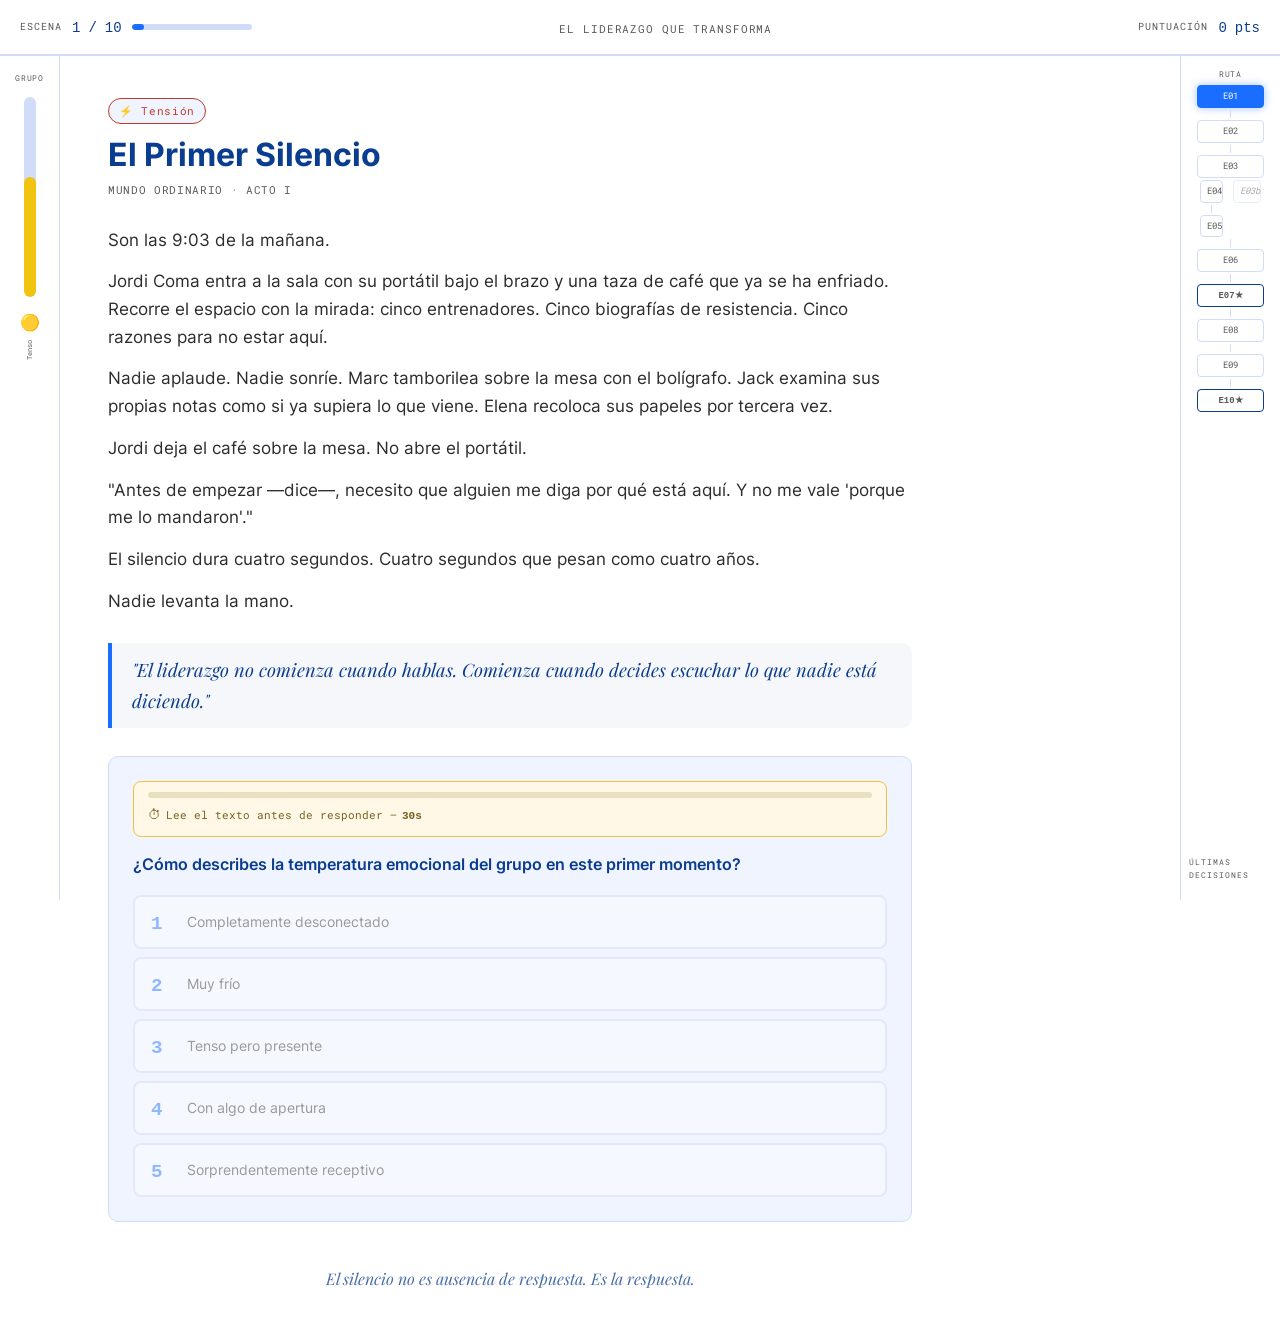
<file: index.html>
<!DOCTYPE html>
<html lang="es">
<head>
  <meta charset="UTF-8"/>
  <meta name="viewport" content="width=device-width, initial-scale=1.0"/>
  <title>El Liderazgo que Transforma</title>
  <link rel="stylesheet" href="css/fonts.css"/>
  <link rel="stylesheet" href="css/style.css"/>
</head>
<body>

  <!-- ═══════════════════════════════════════════
       HUD SUPERIOR
  ═══════════════════════════════════════════ -->
  <header id="hud">
    <div id="hud-left">
      <span class="hud-label">ESCENA</span>
      <span id="hud-progress-text" class="hud-value">1 / 10</span>
      <div id="hud-progress-track">
        <div id="hud-progress-bar"></div>
      </div>
    </div>

    <div id="hud-center">
      <div id="hud-title-block">
        <span id="hud-course-title">El Liderazgo que Transforma</span>
      </div>
    </div>

    <div id="hud-right">
      <span class="hud-label">PUNTUACIÓN</span>
      <span id="hud-score" class="hud-value">0 pts</span>
    </div>
  </header>

  <!-- ═══════════════════════════════════════════
       LAYOUT PRINCIPAL
  ═══════════════════════════════════════════ -->
  <div id="layout">

    <!-- Temperatura del grupo — barra lateral izquierda -->
    <aside id="temp-sidebar">
      <span class="sidebar-label">GRUPO</span>
      <div id="temp-bar-track">
        <div id="temp-fill"></div>
      </div>
      <div id="temp-info">
        <span id="temp-icon">🟡</span>
        <span id="temp-label">Tenso</span>
      </div>
    </aside>

    <!-- Contenedor de escena -->
    <main id="scene-container">
      <!-- Las escenas se renderizan aquí por JS -->
    </main>

    <!-- Panel derecho: minimapa + tracker -->
    <aside id="right-panel">
      <!-- Minimapa -->
      <div id="minimap">
        <span class="sidebar-label">RUTA</span>
        <div class="mm-tree">
          <div data-scene="E01" class="mm-node">E01</div>
          <div class="mm-connector"></div>
          <div data-scene="E02" class="mm-node">E02</div>
          <div class="mm-connector"></div>
          <div data-scene="E03" class="mm-node">E03</div>
          <div class="mm-fork">
            <div class="mm-branch-a">
              <div data-scene="E04" class="mm-node">E04</div>
              <div class="mm-connector"></div>
              <div data-scene="E05" class="mm-node">E05</div>
            </div>
            <div class="mm-branch-b">
              <div data-scene="E03b" class="mm-node mm-branch">E03b</div>
            </div>
          </div>
          <div class="mm-connector"></div>
          <div data-scene="E06" class="mm-node">E06</div>
          <div class="mm-connector"></div>
          <div data-scene="E07" class="mm-node mm-star">E07★</div>
          <div class="mm-connector"></div>
          <div data-scene="E08" class="mm-node">E08</div>
          <div class="mm-connector"></div>
          <div data-scene="E09" class="mm-node">E09</div>
          <div class="mm-connector"></div>
          <div data-scene="E10" class="mm-node mm-star">E10★</div>
        </div>
      </div>

      <!-- Tracker de decisiones -->
      <div id="decision-tracker-block">
        <span class="sidebar-label">ÚLTIMAS DECISIONES</span>
        <div id="decision-tracker"></div>
      </div>
    </aside>

  </div><!-- /layout -->

  <script src="js/scorm.js"></script>
  <script src="js/scenario.js"></script>
</body>
</html>
</file>
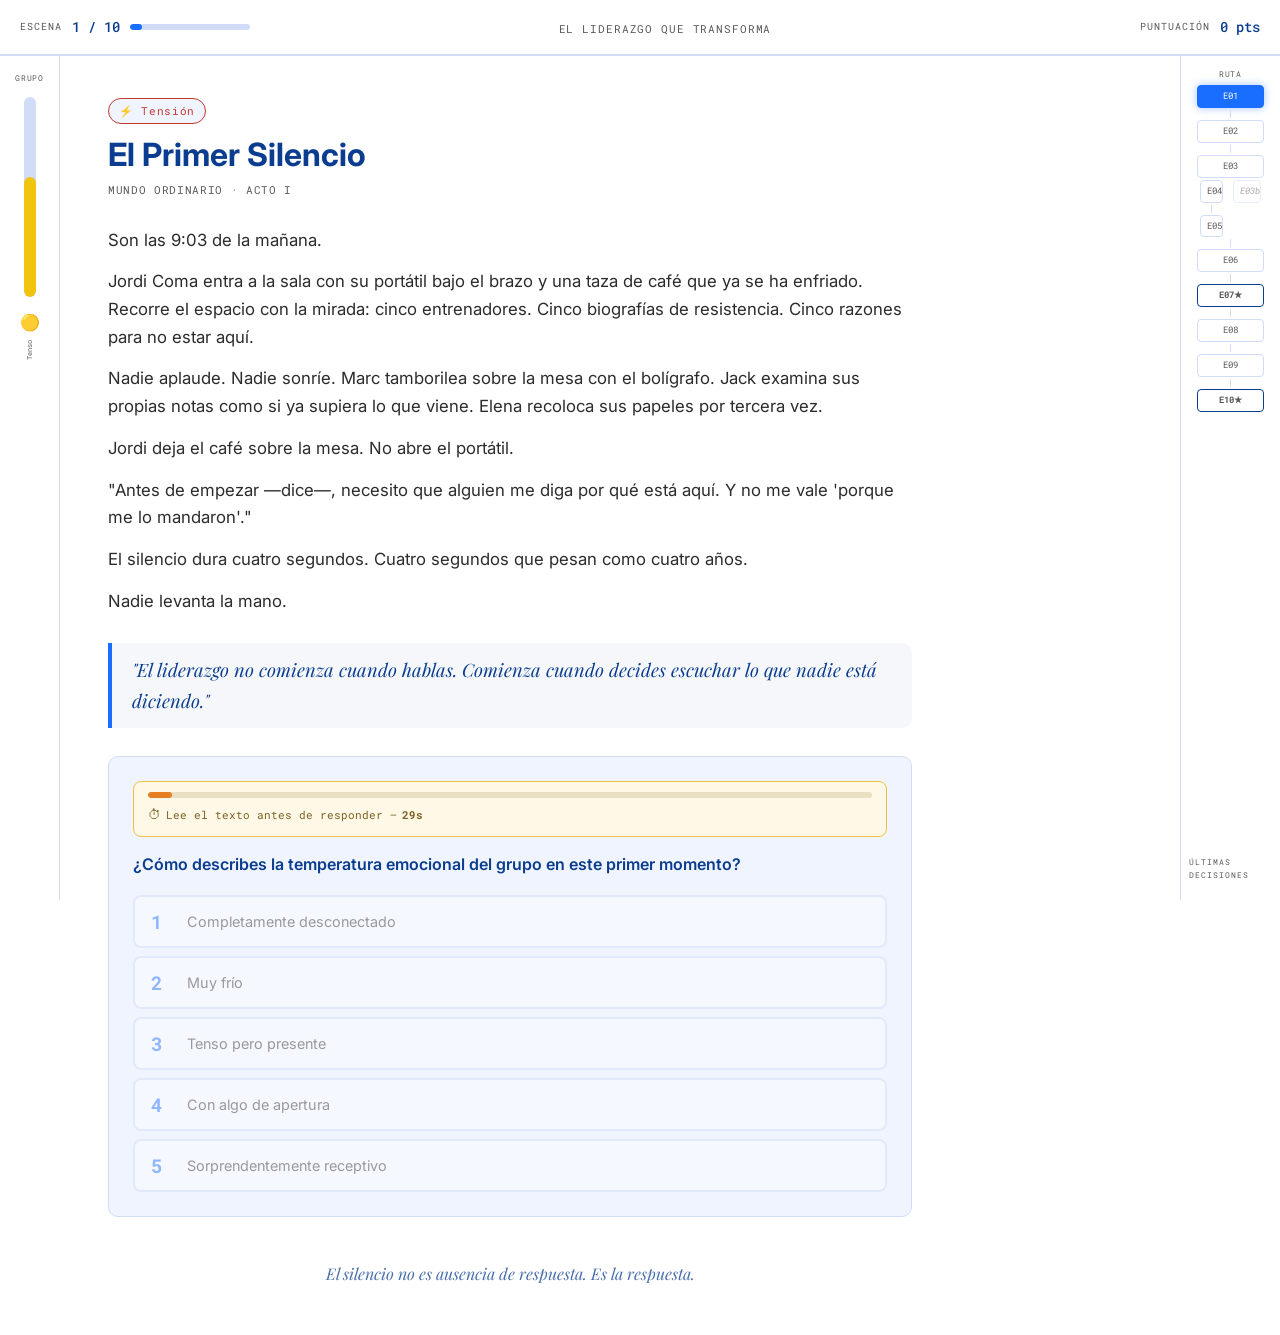
<file: standalone.html>
<!DOCTYPE html>
<html lang="es">
<head>
  <meta charset="UTF-8"/>
  <meta name="viewport" content="width=device-width, initial-scale=1.0"/>
  <title>El Liderazgo que Transforma</title>
  <link rel="preconnect" href="https://fonts.googleapis.com"/>
  <link rel="preconnect" href="https://fonts.gstatic.com" crossorigin/>
  <link href="https://fonts.googleapis.com/css2?family=Inter:wght@400;600;700&family=Playfair+Display:ital,wght@1,400;1,700&family=Roboto+Mono:wght@400;500&display=swap" rel="stylesheet"/>
  <style>
/* ═══════════════════════════════════════════════════════════
   style.css — El Liderazgo que Transforma
   Sistema visual completo: paleta, HUD, actividades, gaming UI
═══════════════════════════════════════════════════════════ */

/* ── Reset & Base ── */
*, *::before, *::after { box-sizing: border-box; margin: 0; padding: 0; }

:root {
  --bg:        #FFFFFF;
  --text:      #2C2C2C;
  --text-sec:  #5A5A5A;
  --accent:    #1A6EFF;
  --accent-dk: #0A3D8F;
  --accent-lt: #5AB4FF;
  --bg-act:    #F0F4FF;
  --border:    #D0DCF8;
  --success:   #27AE60;
  --error:     #C0392B;
  --warning:   #E67E22;

  /* Character colours */
  --jordi: #1A6EFF;
  --jack:  #C0392B;
  --elena: #8E44AD;
  --gery:  #27AE60;
  --marc:  #E67E22;
  --nadia: #16A085;

  --font-body:  'Inter', 'Segoe UI', sans-serif;
  --font-quote: 'Playfair Display', Georgia, serif;
  --font-ui:    'Roboto Mono', 'Courier New', monospace;

  --radius: 10px;
  --shadow: 0 2px 12px rgba(26,110,255,0.10);
  --transition: 0.25s ease;
}

html, body {
  height: 100%;
  background: var(--bg);
  color: var(--text);
  font-family: var(--font-body);
  font-size: 16px;
  line-height: 1.65;
  -webkit-font-smoothing: antialiased;
}

/* ════════════════════════════════════════════════
   HUD SUPERIOR
════════════════════════════════════════════════ */
#hud {
  position: fixed;
  top: 0; left: 0; right: 0;
  height: 56px;
  background: var(--bg);
  border-bottom: 2px solid var(--border);
  display: flex;
  align-items: center;
  justify-content: space-between;
  padding: 0 20px;
  z-index: 100;
  gap: 16px;
}

#hud-left, #hud-right {
  display: flex;
  align-items: center;
  gap: 10px;
  min-width: 180px;
}
#hud-right { justify-content: flex-end; }

#hud-center { flex: 1; text-align: center; }

#hud-course-title {
  font-family: var(--font-ui);
  font-size: 11px;
  letter-spacing: 0.08em;
  color: var(--text-sec);
  text-transform: uppercase;
}

.hud-label {
  font-family: var(--font-ui);
  font-size: 10px;
  letter-spacing: 0.1em;
  color: var(--text-sec);
  text-transform: uppercase;
}

.hud-value {
  font-family: var(--font-ui);
  font-size: 14px;
  font-weight: 500;
  color: var(--accent-dk);
}

#hud-progress-track {
  width: 120px;
  height: 6px;
  background: var(--border);
  border-radius: 3px;
  overflow: hidden;
}

#hud-progress-bar {
  height: 100%;
  width: 10%;
  background: var(--accent);
  border-radius: 3px;
  transition: width 0.6s ease;
}

/* ════════════════════════════════════════════════
   LAYOUT
════════════════════════════════════════════════ */
#layout {
  display: flex;
  min-height: 100vh;
  padding-top: 56px;
}

/* ── Sidebar Izquierda: Temperatura ── */
#temp-sidebar {
  position: fixed;
  left: 0;
  top: 56px;
  bottom: 0;
  width: 60px;
  background: var(--bg);
  border-right: 1px solid var(--border);
  display: flex;
  flex-direction: column;
  align-items: center;
  padding: 16px 0;
  gap: 12px;
  z-index: 90;
}

.sidebar-label {
  font-family: var(--font-ui);
  font-size: 8px;
  letter-spacing: 0.12em;
  color: var(--text-sec);
  text-transform: uppercase;
  writing-mode: horizontal-tb;
}

#temp-bar-track {
  flex: 1;
  width: 12px;
  background: var(--border);
  border-radius: 6px;
  display: flex;
  flex-direction: column-reverse;
  overflow: hidden;
  max-height: 200px;
}

#temp-fill {
  width: 100%;
  height: 60%;
  background: var(--warning);
  border-radius: 6px;
  transition: height 0.8s ease, background-color 0.8s ease;
}

#temp-info {
  display: flex;
  flex-direction: column;
  align-items: center;
  gap: 4px;
}

#temp-icon { font-size: 16px; }
#temp-label {
  font-family: var(--font-ui);
  font-size: 7px;
  color: var(--text-sec);
  text-align: center;
  writing-mode: vertical-rl;
  transform: rotate(180deg);
}

/* ── Panel Derecho: Minimapa + Tracker ── */
#right-panel {
  position: fixed;
  right: 0;
  top: 56px;
  bottom: 0;
  width: 100px;
  background: var(--bg);
  border-left: 1px solid var(--border);
  display: flex;
  flex-direction: column;
  align-items: center;
  padding: 12px 8px;
  gap: 16px;
  z-index: 90;
  overflow-y: auto;
}

#minimap {
  display: flex;
  flex-direction: column;
  align-items: center;
  gap: 4px;
  width: 100%;
}

.mm-tree {
  display: flex;
  flex-direction: column;
  align-items: center;
  gap: 2px;
  width: 100%;
}

.mm-node {
  font-family: var(--font-ui);
  font-size: 9px;
  padding: 3px 6px;
  border: 1px solid var(--border);
  border-radius: 4px;
  color: var(--text-sec);
  background: var(--bg);
  cursor: default;
  transition: all var(--transition);
  width: 80%;
  text-align: center;
}

.mm-node.mm-current {
  background: var(--accent);
  color: #fff;
  border-color: var(--accent);
  box-shadow: 0 0 8px rgba(26,110,255,0.4);
}

.mm-node.mm-visited {
  background: var(--bg-act);
  border-color: var(--accent-lt);
  color: var(--accent-dk);
}

.mm-node.mm-star { border-color: var(--accent-dk); font-weight: bold; }
.mm-node.mm-branch { opacity: 0.5; font-style: italic; }

.mm-connector {
  width: 1px;
  height: 8px;
  background: var(--border);
}

.mm-fork {
  display: flex;
  gap: 4px;
  justify-content: center;
}

.mm-branch-a, .mm-branch-b {
  display: flex;
  flex-direction: column;
  align-items: center;
  gap: 2px;
}

/* Tracker */
#decision-tracker-block {
  width: 100%;
  display: flex;
  flex-direction: column;
  align-items: center;
  gap: 6px;
  margin-top: auto;
}

#decision-tracker {
  display: flex;
  gap: 4px;
}

.dt-icon {
  font-family: var(--font-ui);
  font-size: 11px;
  font-weight: 700;
  width: 22px;
  height: 22px;
  border-radius: 4px;
  display: flex;
  align-items: center;
  justify-content: center;
  background: var(--bg-act);
  color: var(--accent-dk);
  border: 1px solid var(--border);
  cursor: help;
}

/* ── Main Scene Area ── */
#scene-container {
  flex: 1;
  margin-left: 60px;
  margin-right: 100px;
  padding: 40px 48px;
  max-width: 900px;
  width: 100%;
  align-self: flex-start;
  min-height: calc(100vh - 56px);
}

/* ════════════════════════════════════════════════
   TRANSICIONES DE ESCENA
════════════════════════════════════════════════ */
.scene-exit {
  animation: fadeOut 0.3s ease forwards;
}
.scene-enter {
  animation: fadeIn 0.4s ease forwards;
}

@keyframes fadeOut {
  from { opacity: 1; transform: translateY(0); }
  to   { opacity: 0; transform: translateY(-8px); }
}
@keyframes fadeIn {
  from { opacity: 0; transform: translateY(10px); }
  to   { opacity: 1; transform: translateY(0); }
}

/* Special cold effect E03 */
.scene-cold {
  background: linear-gradient(180deg, #f8f9ff 0%, #ffffff 100%);
  transition: background 1.5s ease;
}

/* ════════════════════════════════════════════════
   SCENE ELEMENTS
════════════════════════════════════════════════ */

/* Emotion icon tag */
.emotion-tag {
  display: inline-block;
  font-family: var(--font-ui);
  font-size: 11px;
  padding: 3px 10px;
  border-radius: 20px;
  background: var(--bg-act);
  color: var(--accent-dk);
  border: 1px solid var(--border);
  margin-bottom: 12px;
  letter-spacing: 0.06em;
}

.emotion-tension     { border-color: var(--jack); color: var(--jack); }
.emotion-resistencia { border-color: var(--marc); color: var(--marc); }
.emotion-quiebre     { border-color: var(--elena); color: var(--elena); }
.emotion-apertura    { border-color: var(--gery); color: var(--gery); }
.emotion-reconexion  { border-color: var(--nadia); color: var(--nadia); }
.emotion-transformacion { border-color: var(--accent-dk); color: var(--accent-dk); }

.scene-header { margin-bottom: 28px; }

.scene-title {
  font-size: 2rem;
  font-weight: 700;
  color: var(--accent-dk);
  line-height: 1.2;
  margin-bottom: 6px;
}

.scene-act {
  font-family: var(--font-ui);
  font-size: 11px;
  color: var(--text-sec);
  letter-spacing: 0.06em;
  text-transform: uppercase;
}

/* Narrative */
.narrative { margin-bottom: 28px; }

.narrative p {
  margin-bottom: 14px;
  font-size: 1.05rem;
  color: var(--text);
}

/* Character voice colours */
.jack-voice  { color: var(--jack); font-style: italic; display: block; padding: 10px 14px; background: rgba(192,57,43,0.05); border-left: 3px solid var(--jack); margin: 8px 0; border-radius: 0 var(--radius) var(--radius) 0; }
.jordi-thought { color: var(--jordi); font-style: italic; display: block; padding: 10px 14px; background: rgba(26,110,255,0.05); border-left: 3px solid var(--jordi); margin: 8px 0; border-radius: 0 var(--radius) var(--radius) 0; }

/* Pedagogical Block */
.pedagogical-block {
  background: var(--bg-act);
  border: 1px solid var(--border);
  border-radius: var(--radius);
  padding: 24px 28px;
  margin-bottom: 28px;
}

.pb-title {
  font-size: 1rem;
  font-weight: 700;
  color: var(--accent-dk);
  margin-bottom: 16px;
  font-family: var(--font-ui);
  letter-spacing: 0.04em;
  text-transform: uppercase;
  font-size: 0.85rem;
}

.pedagogical-block ol {
  padding-left: 20px;
}

.pedagogical-block ol li {
  margin-bottom: 10px;
  font-size: 0.97rem;
  color: var(--text);
  line-height: 1.55;
}

/* Quote */
.scene-quote {
  font-family: var(--font-quote);
  font-style: italic;
  font-size: 1.15rem;
  color: var(--accent-dk);
  border-left: 4px solid var(--accent);
  padding: 12px 20px;
  margin: 0 0 28px 0;
  background: rgba(10,61,143,0.04);
  border-radius: 0 var(--radius) var(--radius) 0;
}

/* Hook line */
.hook-line {
  font-family: var(--font-quote);
  font-style: italic;
  font-size: 1rem;
  color: var(--accent-dk);
  text-align: center;
  padding: 20px 0 8px;
  opacity: 0.75;
}

/* ════════════════════════════════════════════════
   ACTIVIDADES
════════════════════════════════════════════════ */

.activity-wrapper {
  background: var(--bg-act);
  border: 1px solid var(--border);
  border-radius: var(--radius);
  padding: 24px;
  margin-bottom: 24px;
}

.activity-prompt {
  font-weight: 600;
  font-size: 1rem;
  color: var(--accent-dk);
  margin-bottom: 18px;
}

/* Thermometer */
.thermometer-activity {
  display: flex;
  flex-direction: column;
  gap: 8px;
}

.thermo-btn {
  display: flex;
  align-items: center;
  gap: 12px;
  padding: 12px 16px;
  border: 2px solid var(--border);
  border-radius: 8px;
  background: var(--bg);
  cursor: pointer;
  transition: all var(--transition);
  text-align: left;
  font-family: var(--font-body);
}

.thermo-btn:hover {
  border-color: var(--accent-lt);
  background: rgba(90,180,255,0.08);
}

.thermo-btn.selected {
  border-color: var(--accent);
  background: rgba(26,110,255,0.08);
}

.thermo-num {
  font-family: var(--font-ui);
  font-weight: 700;
  font-size: 1.2rem;
  color: var(--accent);
  min-width: 24px;
}

.thermo-label { color: var(--text); font-size: 0.9rem; }

/* Decision / Dialogue */
.decision-activity {
  display: flex;
  flex-direction: column;
  gap: 10px;
}

.decision-btn {
  padding: 14px 18px;
  border: 2px solid var(--border);
  border-radius: 8px;
  background: var(--bg);
  cursor: pointer;
  font-family: var(--font-body);
  font-size: 0.95rem;
  color: var(--text);
  text-align: left;
  transition: all var(--transition);
  line-height: 1.4;
}

.decision-btn:hover:not(:disabled) {
  border-color: var(--accent);
  background: rgba(26,110,255,0.06);
  transform: translateX(3px);
}

.decision-btn.selected {
  border-color: var(--accent);
  background: rgba(26,110,255,0.1);
  color: var(--accent-dk);
  font-weight: 600;
}

.decision-btn:disabled { cursor: not-allowed; opacity: 0.6; }

/* Countdown */
.countdown-bar {
  width: 100%;
  height: 8px;
  background: var(--border);
  border-radius: 4px;
  overflow: hidden;
  margin-bottom: 12px;
  position: relative;
}

.countdown-fill {
  height: 100%;
  width: 100%;
  background: var(--accent);
  border-radius: 4px;
  transition: width 1s linear;
}

.countdown-label {
  display: block;
  font-family: var(--font-ui);
  font-size: 11px;
  color: var(--text-sec);
  margin-top: 4px;
  margin-bottom: 8px;
  text-align: right;
}

/* Feedback */
.feedback-block {
  background: #fff;
  border: 1px solid var(--border);
  border-radius: 8px;
  padding: 14px 18px;
  margin-top: 12px;
  animation: slideDown 0.3s ease;
}

.feedback-text {
  font-size: 0.92rem;
  color: var(--text);
  margin-bottom: 8px;
  line-height: 1.55;
}

.feedback-concept {
  font-family: var(--font-ui);
  font-size: 0.8rem;
  color: var(--accent-dk);
  background: var(--bg-act);
  padding: 6px 10px;
  border-radius: 6px;
  margin-top: 8px;
}

.option-text-display {
  font-size: 0.9rem;
  color: var(--text-sec);
  padding: 10px 14px;
  border-left: 3px solid var(--accent-lt);
  margin: 8px 0;
}

@keyframes slideDown {
  from { opacity: 0; transform: translateY(-6px); }
  to   { opacity: 1; transform: translateY(0); }
}

/* Quiz */
.quiz-activity { display: flex; flex-direction: column; gap: 10px; }

.quiz-btn {
  padding: 14px 18px;
  border: 2px solid var(--border);
  border-radius: 8px;
  background: var(--bg);
  cursor: pointer;
  font-family: var(--font-body);
  font-size: 0.92rem;
  color: var(--text);
  text-align: left;
  transition: all var(--transition);
  line-height: 1.4;
}

.quiz-btn:hover:not(:disabled) {
  border-color: var(--accent-lt);
  background: rgba(90,180,255,0.07);
}

.quiz-btn.correct {
  border-color: var(--success);
  background: rgba(39,174,96,0.1);
  color: #1a5c35;
  font-weight: 600;
}

.quiz-btn.incorrect {
  border-color: var(--error);
  background: rgba(192,57,43,0.08);
  color: #7b1e1e;
}

.quiz-btn.correct-reveal {
  border-color: var(--success);
  background: rgba(39,174,96,0.06);
  opacity: 0.7;
}

.quiz-btn:disabled { cursor: not-allowed; }

/* DragDrop */
.dragdrop-activity { display: flex; flex-direction: column; gap: 12px; }

.dd-list {
  list-style: none;
  display: flex;
  flex-direction: column;
  gap: 8px;
}

.dd-item {
  padding: 12px 16px;
  background: var(--bg);
  border: 2px solid var(--border);
  border-radius: 8px;
  font-size: 0.92rem;
  cursor: grab;
  transition: all var(--transition);
  user-select: none;
}

.dd-item:hover { border-color: var(--accent-lt); background: rgba(90,180,255,0.06); }
.dd-item.dd-selected { border-color: var(--accent); background: rgba(26,110,255,0.1); cursor: pointer; }
.dd-item.dragging { opacity: 0.5; cursor: grabbing; }

.dd-hint {
  font-size: 0.8rem;
  color: var(--text-sec);
  font-style: italic;
}

/* Subtext */
.subtext-activity { display: flex; flex-direction: column; gap: 16px; }

.subtext-card {
  background: var(--bg);
  border: 1px solid var(--border);
  border-radius: 8px;
  padding: 14px;
}

.subtext-name {
  display: block;
  font-size: 0.95rem;
  color: var(--accent-dk);
  margin-bottom: 6px;
}

.subtext-reaction {
  font-size: 0.88rem;
  color: var(--text-sec);
  font-style: italic;
  margin-bottom: 10px;
}

.subtext-btns { display: flex; flex-wrap: wrap; gap: 6px; }

.subtext-btn {
  padding: 6px 12px;
  border: 1px solid var(--border);
  border-radius: 20px;
  background: var(--bg-act);
  cursor: pointer;
  font-size: 0.82rem;
  color: var(--text);
  font-family: var(--font-body);
  transition: all var(--transition);
}

.subtext-btn:hover { border-color: var(--accent-lt); }
.subtext-btn.selected { background: rgba(26,110,255,0.12); border-color: var(--accent); color: var(--accent-dk); }
.subtext-btn.correct { background: rgba(39,174,96,0.12); border-color: var(--success); color: #1a5c35; }
.subtext-btn.incorrect { background: rgba(192,57,43,0.08); border-color: var(--error); color: #7b1e1e; }

/* Word Anchor */
.word-anchor-activity {
  display: flex;
  flex-wrap: wrap;
  gap: 10px;
  margin-bottom: 12px;
}

.word-btn {
  padding: 10px 18px;
  border: 2px solid var(--border);
  border-radius: 24px;
  background: var(--bg);
  cursor: pointer;
  font-family: var(--font-body);
  font-size: 0.95rem;
  color: var(--text);
  transition: all var(--transition);
}

.word-btn:hover { border-color: var(--accent-lt); background: rgba(90,180,255,0.08); }
.word-btn.selected { border-color: var(--accent); background: rgba(26,110,255,0.1); color: var(--accent-dk); font-weight: 600; }

.word-anchor-result {
  margin-top: 12px;
  background: var(--bg);
  border: 1px solid var(--border);
  border-radius: 8px;
  padding: 14px 18px;
  font-size: 0.92rem;
  animation: slideDown 0.3s ease;
  width: 100%;
}

/* Info activity */
.info-activity { display: flex; justify-content: center; }

/* ════════════════════════════════════════════════
   BOTONES GLOBALES
════════════════════════════════════════════════ */

.btn-next {
  display: inline-block;
  margin-top: 16px;
  padding: 12px 28px;
  background: var(--accent);
  color: #fff;
  border: none;
  border-radius: 8px;
  font-family: var(--font-body);
  font-size: 0.95rem;
  font-weight: 600;
  cursor: pointer;
  transition: background var(--transition), transform var(--transition);
}

.btn-next:hover { background: var(--accent-dk); transform: translateY(-1px); }

.btn-next.btn-large {
  padding: 16px 36px;
  font-size: 1.05rem;
}

.btn-confirm {
  margin-top: 10px;
  padding: 10px 22px;
  background: var(--bg);
  color: var(--accent);
  border: 2px solid var(--accent);
  border-radius: 8px;
  font-family: var(--font-body);
  font-size: 0.9rem;
  font-weight: 600;
  cursor: pointer;
  transition: all var(--transition);
}

.btn-confirm:hover:not(:disabled) { background: var(--accent); color: #fff; }
.btn-confirm:disabled { opacity: 0.5; cursor: not-allowed; }

/* ════════════════════════════════════════════════
   CAMINO ALTERNATIVO
════════════════════════════════════════════════ */

.alt-path-card {
  border: 1px dashed var(--accent-lt);
  border-radius: var(--radius);
  padding: 18px;
  margin-bottom: 24px;
  background: rgba(240,244,255,0.6);
}

.alt-path-toggle {
  background: none;
  border: none;
  color: var(--accent);
  font-family: var(--font-ui);
  font-size: 0.85rem;
  cursor: pointer;
  padding: 0;
  letter-spacing: 0.04em;
  text-decoration: underline;
  text-underline-offset: 3px;
}

.alt-path-toggle:hover { color: var(--accent-dk); }

.alt-path-content {
  margin-top: 14px;
  animation: slideDown 0.3s ease;
}

.alt-path-content.hidden { display: none; }

.alt-path-title {
  font-size: 0.9rem;
  font-weight: 700;
  color: var(--accent-dk);
  margin-bottom: 10px;
  font-family: var(--font-ui);
  text-transform: uppercase;
  font-size: 0.8rem;
  letter-spacing: 0.06em;
}

.alt-path-content p {
  font-size: 0.92rem;
  color: var(--text);
  line-height: 1.65;
}

/* ════════════════════════════════════════════════
   BADGE NOTIFICATION
════════════════════════════════════════════════ */

.badge-notification {
  position: fixed;
  top: 70px;
  right: 16px;
  background: var(--bg);
  border: 2px solid var(--accent);
  border-radius: var(--radius);
  padding: 12px 18px;
  display: flex;
  align-items: center;
  gap: 10px;
  box-shadow: var(--shadow);
  z-index: 200;
  opacity: 0;
  transform: translateX(20px);
  transition: all 0.4s ease;
  max-width: 280px;
}

.badge-notification.show {
  opacity: 1;
  transform: translateX(0);
}

.badge-icon { font-size: 1.3rem; }
.badge-label { font-size: 0.82rem; color: var(--text); }
.badge-label strong { color: var(--accent-dk); }

/* ════════════════════════════════════════════════
   PANTALLA DE RESULTADOS FINALES
════════════════════════════════════════════════ */

.scene-final { animation: fadeIn 0.6s ease; }

.results-screen {
  max-width: 720px;
  margin: 0 auto;
  display: flex;
  flex-direction: column;
  gap: 22px;
  padding-bottom: 48px;
}

.results-profile-title {
  font-family: var(--font-ui);
  font-size: 0.8rem;
  text-transform: uppercase;
  letter-spacing: 0.12em;
  color: var(--text-sec);
}

.results-profile-name {
  font-size: 1.8rem;
  font-weight: 700;
  color: var(--accent-dk);
  padding: 10px 0 6px;
}

.profile-transformacional { color: var(--accent); }
.profile-situacional { color: var(--gery); }
.profile-correctivo { color: var(--marc); }
.profile-reactivo { color: var(--jack); }

.results-score-bar {
  width: 100%;
  height: 12px;
  background: var(--border);
  border-radius: 6px;
  overflow: hidden;
}

.results-score-fill {
  height: 100%;
  background: var(--accent);
  border-radius: 6px;
  transition: width 1s ease;
}

.results-score-label {
  font-family: var(--font-ui);
  font-size: 0.88rem;
  color: var(--text-sec);
}

.results-badges {
  display: flex;
  flex-wrap: wrap;
  gap: 10px;
}

.badge-display {
  display: flex;
  align-items: center;
  gap: 6px;
  padding: 6px 12px;
  border: 1px solid var(--border);
  border-radius: 20px;
  background: var(--bg-act);
  font-size: 0.82rem;
  color: var(--accent-dk);
}

.results-text {
  font-size: 0.97rem;
  line-height: 1.7;
  color: var(--text);
  background: var(--bg-act);
  padding: 20px 24px;
  border-radius: var(--radius);
  border: 1px solid var(--border);
}

.results-concept {
  font-size: 0.88rem;
  color: var(--text-sec);
  font-family: var(--font-ui);
}

.results-action {
  font-size: 0.92rem;
  color: var(--text);
  background: rgba(39,174,96,0.07);
  border: 1px solid rgba(39,174,96,0.3);
  border-radius: var(--radius);
  padding: 14px 18px;
}

.results-endquestion {
  font-family: var(--font-quote);
  font-style: italic;
  font-size: 1.1rem;
  color: var(--accent-dk);
  border-left: 4px solid var(--accent);
  padding: 10px 18px;
}

.alt-paths-summary {
  border: 1px solid var(--border);
  border-radius: var(--radius);
  padding: 20px;
}

.alt-paths-summary h4 {
  font-family: var(--font-ui);
  font-size: 0.8rem;
  text-transform: uppercase;
  letter-spacing: 0.1em;
  color: var(--text-sec);
  margin-bottom: 14px;
}

.alt-path-mini {
  padding: 12px 14px;
  border: 1px solid var(--border);
  border-radius: 8px;
  margin-bottom: 10px;
  font-size: 0.88rem;
  color: var(--text-sec);
  background: var(--bg);
}

.alt-path-mini strong { color: var(--text); }
.alt-path-mini small { font-family: var(--font-ui); font-size: 0.78rem; }
.alt-path-mini p { margin-top: 6px; line-height: 1.45; }
.alt-path-mini.highlight { border-color: var(--accent); background: rgba(26,110,255,0.06); }
.alt-path-mini.highlight strong { color: var(--accent-dk); }

.btn-restart {
  padding: 13px 28px;
  border: 2px solid var(--border);
  border-radius: 8px;
  background: var(--bg);
  cursor: pointer;
  font-family: var(--font-body);
  font-size: 0.9rem;
  color: var(--text-sec);
  transition: all var(--transition);
  align-self: flex-start;
}

.btn-restart:hover { border-color: var(--accent); color: var(--accent); }

/* ════════════════════════════════════════════════
   RESPONSIVE
════════════════════════════════════════════════ */

@media (max-width: 900px) {
  #temp-sidebar, #right-panel { display: none; }
  #scene-container { margin-left: 0; margin-right: 0; padding: 24px 20px; }
  .scene-title { font-size: 1.5rem; }
  #hud-progress-track { width: 80px; }
}

@media (max-width: 600px) {
  #hud { padding: 0 12px; }
  #hud-center { display: none; }
  #hud-left, #hud-right { min-width: unset; }
  #scene-container { padding: 20px 16px; }
}

/* ════════════════════════════════════════════════
   TEMPORIZADOR ANTIAVANCE
════════════════════════════════════════════════ */

.reading-timer {
  background: #FFF8E7;
  border: 1px solid #F0C040;
  border-radius: 8px;
  padding: 10px 14px;
  margin-bottom: 14px;
}

.rt-track {
  width: 100%;
  height: 6px;
  background: #E8E0C0;
  border-radius: 3px;
  overflow: hidden;
  margin-bottom: 6px;
}

.rt-fill {
  height: 100%;
  width: 0%;
  background: #E67E22;
  border-radius: 3px;
  transition: width 1s linear, background-color 0.5s ease;
}

.reading-timer.rt-done .rt-fill { background: var(--success); }

.rt-label {
  font-family: var(--font-ui);
  font-size: 11px;
  color: #7A6020;
  display: flex;
  align-items: center;
  gap: 5px;
}

.rt-icon { font-size: 13px; }
.rt-count { font-weight: 700; }

/* Botones bloqueados por el temporizador */
.btn-locked {
  opacity: 0.45 !important;
  cursor: not-allowed !important;
  pointer-events: none;
}

/* Drag & drop número */
.dd-num {
  font-family: var(--font-ui);
  font-weight: 700;
  color: var(--accent);
  margin-right: 6px;
  min-width: 20px;
  display: inline-block;
}

/* ════════════════════════════════════════════════
   UTILITIES
════════════════════════════════════════════════ */
.hidden { display: none !important; }

strong { font-weight: 700; }
em { font-style: italic; }

  </style>
</head>
<body>

  <!-- HUD SUPERIOR -->
  <header id="hud">
    <div id="hud-left">
      <span class="hud-label">ESCENA</span>
      <span id="hud-progress-text" class="hud-value">1 / 10</span>
      <div id="hud-progress-track">
        <div id="hud-progress-bar"></div>
      </div>
    </div>
    <div id="hud-center">
      <span id="hud-course-title">El Liderazgo que Transforma</span>
    </div>
    <div id="hud-right">
      <span class="hud-label">PUNTUACIÓN</span>
      <span id="hud-score" class="hud-value">0 pts</span>
    </div>
  </header>

  <div id="layout">

    <!-- Temperatura del grupo -->
    <aside id="temp-sidebar">
      <span class="sidebar-label">GRUPO</span>
      <div id="temp-bar-track">
        <div id="temp-fill"></div>
      </div>
      <div id="temp-info">
        <span id="temp-icon">🟡</span>
        <span id="temp-label">Tenso</span>
      </div>
    </aside>

    <!-- Contenedor de escena -->
    <main id="scene-container"></main>

    <!-- Minimapa + tracker -->
    <aside id="right-panel">
      <div id="minimap">
        <span class="sidebar-label">RUTA</span>
        <div class="mm-tree">
          <div data-scene="E01" class="mm-node">E01</div>
          <div class="mm-connector"></div>
          <div data-scene="E02" class="mm-node">E02</div>
          <div class="mm-connector"></div>
          <div data-scene="E03" class="mm-node">E03</div>
          <div class="mm-fork">
            <div class="mm-branch-a">
              <div data-scene="E04" class="mm-node">E04</div>
              <div class="mm-connector"></div>
              <div data-scene="E05" class="mm-node">E05</div>
            </div>
            <div class="mm-branch-b">
              <div data-scene="E03b" class="mm-node mm-branch">E03b</div>
            </div>
          </div>
          <div class="mm-connector"></div>
          <div data-scene="E06" class="mm-node">E06</div>
          <div class="mm-connector"></div>
          <div data-scene="E07" class="mm-node mm-star">E07★</div>
          <div class="mm-connector"></div>
          <div data-scene="E08" class="mm-node">E08</div>
          <div class="mm-connector"></div>
          <div data-scene="E09" class="mm-node">E09</div>
          <div class="mm-connector"></div>
          <div data-scene="E10" class="mm-node mm-star">E10★</div>
        </div>
      </div>
      <div id="decision-tracker-block">
        <span class="sidebar-label">ÚLTIMAS DECISIONES</span>
        <div id="decision-tracker"></div>
      </div>
    </aside>

  </div>

  <script>
/* ── SCORM standalone: localStorage ── */
(function (global) {
  'use strict';
  var STORE_KEY = 'liderazgo_coma_state';
  global.SCORM = {
    initialize: function () { return true; },
    finish: function () { return true; },
    getValue: function () { return ''; },
    setValue: function () { return true; },
    commit: function () { return true; },
    saveState: function (stateObj) {
      try { localStorage.setItem(STORE_KEY, JSON.stringify(stateObj)); } catch (e) {}
    },
    loadState: function () {
      try {
        var raw = localStorage.getItem(STORE_KEY);
        return raw ? JSON.parse(raw) : null;
      } catch (e) { return null; }
    }
  };
}(window));
  </script>
  <script>
/* ── Engine narrativo ── */
/* scenario.js — Engine narrativo IIFE. Sin dependencias externas.
   v2 — fixes: transición opacity, quiz/dragdrop hardcoded scenes,
        E06 secuencial, countdown post-timer, lector 30s antiavance. */
(function () {
  'use strict';

  /* ══════════════════════════════════════════════════════
     CONSTANTES
  ══════════════════════════════════════════════════════ */
  var CANONICAL_SCENE_COUNT = 10;
  var BRANCH_SCENES = ['E03b', 'E06b', 'E09b', 'E09c'];
  var READING_SECONDS = 30;   /* antiavance: bloquea actividades N segundos */

  var BADGE_DEFS = {
    B_RESIST:   { id: 'B_RESIST',   label: 'Autenticidad bajo presión',    icon: '🛡' },
    B_LISTEN:   { id: 'B_LISTEN',   label: 'Escucha activa',               icon: '👂' },
    B_EMPATH:   { id: 'B_EMPATH',   label: 'Inteligencia emocional',       icon: '💙' },
    B_EVIDENCE: { id: 'B_EVIDENCE', label: 'Liderazgo basado en evidencia', icon: '📊' },
    B_COURAGE:  { id: 'B_COURAGE',  label: 'Decisión valiente',            icon: '⚡' }
  };

  var TEMP_LABELS = ['Roto', 'Fracturado', 'Tenso', 'Activo', 'Conectado'];
  var TEMP_COLORS = ['#C0392B', '#E67E22', '#F1C40F', '#27AE60', '#1A6EFF'];
  var TEMP_ICONS  = ['🔴', '🟠', '🟡', '🟢', '🔵'];

  /* ══════════════════════════════════════════════════════
     ESTADO GLOBAL
  ══════════════════════════════════════════════════════ */
  var STATE = {
    currentScene: 'E01',
    score: 0,
    decisions: [],
    leadershipProfile: 'none',
    badgesUnlocked: [],
    groupTemperature: 3,
    alternativePathViewed: false,
    routeTaken: 'A',
    canonicalProgress: 0,
    completed: false
  };

  /* ══════════════════════════════════════════════════════
     ESCENAS
  ══════════════════════════════════════════════════════ */
  var SCENES = {

    /* ── E01 ── */
    E01: {
      id: 'E01', canonical: true, canonicalIndex: 1,
      title: 'El Primer Silencio',
      act: 'Mundo Ordinario · Acto I',
      emotionIcon: 'tension',
      imatge: null,
      narrative: [
        'Son las 9:03 de la mañana.',
        'Jordi Coma entra a la sala con su portátil bajo el brazo y una taza de café que ya se ha enfriado. Recorre el espacio con la mirada: cinco entrenadores. Cinco biografías de resistencia. Cinco razones para no estar aquí.',
        'Nadie aplaude. Nadie sonríe. Marc tamborilea sobre la mesa con el bolígrafo. Jack examina sus propias notas como si ya supiera lo que viene. Elena recoloca sus papeles por tercera vez.',
        'Jordi deja el café sobre la mesa. No abre el portátil.',
        '"Antes de empezar —dice—, necesito que alguien me diga por qué está aquí. Y no me vale \'porque me lo mandaron\'."',
        'El silencio dura cuatro segundos. Cuatro segundos que pesan como cuatro años.',
        'Nadie levanta la mano.'
      ],
      quote: '"El liderazgo no comienza cuando hablas. Comienza cuando decides escuchar lo que nadie está diciendo."',
      activity: {
        type: 'thermometer',
        prompt: '¿Cómo describes la temperatura emocional del grupo en este primer momento?',
        scale: 5,
        labels: ['Completamente desconectado', 'Muy frío', 'Tenso pero presente', 'Con algo de apertura', 'Sorprendentemente receptivo'],
        onSelect: function (val) {
          STATE.groupTemperature = val;
          STATE.decisions.push({ scene: 'E01', type: 'thermometer', value: val });
          saveAndAdvance('E02');
        }
      },
      hookLine: 'El silencio no es ausencia de respuesta. Es la respuesta.'
    },

    /* ── E02 ── */
    E02: {
      id: 'E02', canonical: true, canonicalIndex: 2,
      title: 'El Modelo',
      act: 'El Llamado · Acto I — Bloque Pedagógico',
      emotionIcon: 'apertura',
      imatge: null,
      narrative: [
        'Jordi abre el portátil. En la pantalla: una diapositiva limpia. Fondo blanco. Texto azul.',
        '"Este fin de semana vamos a trabajar con un modelo. No os pido que lo creáis. Os pido que lo probéis."',
        'Pausa. Mira a Marc directamente.',
        '"Si después de tres escenas no os ha dicho nada nuevo, me voy yo."',
        'Marc levanta una ceja. Es la primera vez que alguien en este tipo de seminario pone algo encima de la mesa.'
      ],
      quote: null,
      pedagogicalBlock: {
        title: 'Modelo Multidimensional de Liderazgo — Chelladurai (1984)',
        items: [
          '<strong>Conducta requerida:</strong> lo que la situación y la organización exigen del líder.',
          '<strong>Conducta preferida:</strong> lo que los miembros del grupo quieren y necesitan del líder.',
          '<strong>Conducta real:</strong> lo que el líder efectivamente hace.',
          '<strong>Congruencia:</strong> cuando las tres conductas se alinean, emerge el rendimiento y la satisfacción.',
          '<strong>Madurez del grupo:</strong> condiciona qué tipo de conducta preferida es genuinamente necesaria.',
          '<strong>Liderazgo transformacional:</strong> modifica las necesidades percibidas del grupo elevando la madurez colectiva.'
        ]
      },
      activity: {
        type: 'info',
        prompt: 'Lee el modelo. Cuando estés listo para ver cómo se rompe en la práctica, continúa.',
        buttonLabel: 'Continuar →',
        next: 'E03'
      },
      hookLine: 'Un modelo no sirve para explicar el pasado. Sirve para sobrevivir el presente.'
    },

    /* ── E03 ── */
    E03: {
      id: 'E03', canonical: true, canonicalIndex: 3,
      title: 'No. Gracias, pero no.',
      act: 'Rechazo del Llamado · Acto I · ⚡ CIMA EMOCIONAL · D1',
      emotionIcon: 'resistencia',
      imatge: null,
      specialFX: true,
      narrative: [
        'Jack levanta la mano. No para pedir la palabra: para tomarla.',
        '<span class="jack-voice">"Jordi. Con todo el respeto —y lo digo en serio—, este modelo lleva cuarenta años en los libros. Lo conozco. Lo he aplicado. Y te digo una cosa: en el este de Europa, con presupuesto cero y cuarenta chavales que no hablaban tu idioma, lo que funcionó no fue la congruencia. Fue la autoridad. La disciplina. El miedo, si hace falta. Y ganamos."</span>',
        'El grupo no respira.',
        '<span class="jordi-thought">Jordi siente el golpe en el pecho antes de procesarlo en la cabeza. Conoce este momento. Lo ha vivido veinte veces. Pero esta vez hay cinco pares de ojos mirándole. Y todos están tomando nota.</span>',
        'Elena deja de recolocar sus papeles. Gery cierra los ojos medio segundo. Nadia mira a Jack como si lo estuviera diseccionando.',
        '<span class="jack-voice">"¿Seguimos con el PowerPoint, o empezamos a hablar de lo que realmente pasa en un vestuario?"</span>',
        'Diez segundos. Jordi tiene diez segundos para decidir quién es.'
      ],
      quote: '"La gestión de la resistencia no mide tu paciencia. Mide tu claridad sobre quién eres cuando alguien te pone a prueba."',
      activity: {
        type: 'decision',
        countdown: 10,
        prompt: '¿Qué hace Jordi?',
        options: [
          {
            id: 'D1_A', label: 'Sostiene la posición con calma',
            text: '"Jack, lo que describes es liderazgo que funciona bajo ciertas condiciones. El modelo no lo niega. Lo explica. La pregunta no es si funcionó. La pregunta es qué precio pagaron los que estaban contigo."',
            score: 25, badge: 'B_RESIST', nextScene: 'E04', routeTag: 'A',
            feedback: 'Jordi no ataca los resultados de Jack. Desplaza el marco: de la eficacia al coste humano. Esto es exactamente lo que el Modelo Multidimensional distingue entre rendimiento y satisfacción del grupo. Alta conducta directiva puede producir resultados a corto plazo; la congruencia entre conducta real y preferida determina la sostenibilidad.',
            feedbackConcept: 'Chelladurai: Congruencia entre conducta real y preferida → satisfacción sostenida.'
          },
          {
            id: 'D1_B', label: 'Cede para no perder al grupo',
            text: '"Tienes razón en que el contexto importa. Veamos juntos cómo adaptar el modelo a situaciones extremas."',
            score: 0, badge: null, nextScene: 'E03b', routeTag: 'B',
            feedback: 'Jordi evita el conflicto pero entrega el control. Jack llenará ese vacío. El grupo aprende que la resistencia funciona.',
            feedbackConcept: 'Chelladurai: La conducta real del líder diverge de la requerida → el grupo pierde referencia.'
          },
          {
            id: 'D1_C', label: 'Devuelve el ataque directamente',
            text: '"Con todo el respeto, Jack, lo que describes es liderazgo del siglo XX. Y los atletas del siglo XXI se llaman a sí mismos personas."',
            score: 0, badge: null, nextScene: 'E03b', routeTag: 'B',
            feedback: 'La réplica directa gana el momento pero cierra la conversación. Jack se atrinchera. El grupo elige bando.',
            feedbackConcept: 'Chelladurai: El conflicto no resuelto eleva la temperatura grupal y reduce la conducta de apoyo.'
          }
        ]
      },
      hookLine: 'El líder que no cede cuando debe mantenerse es el líder que sabe quién es.',
      temperatureChange: { D1_A: 0, D1_B: -1, D1_C: -1 }
    },

    /* ── E03b ── */
    E03b: {
      id: 'E03b', canonical: false,
      title: 'El Precio de Ceder',
      act: 'Consecuencia Ruta B',
      emotionIcon: 'quiebre',
      imatge: null,
      narrative: [
        'Jordi ha cedido. O ha atacado. El resultado es idéntico: Jack ha tomado el espacio.',
        '<span class="jack-voice">"Bien. Entonces trabajemos con casos reales. Yo tengo tres."</span>',
        'Durante los siguientes veinte minutos, Jack habla. Tiene datos. Tiene resultados. Tiene la sala.',
        'Jordi sigue el guión. La temperatura del grupo baja un grado.',
        'Elena está mirando por la ventana. Nadie lo nota.',
        'Gery escribe algo en su cuaderno. Lo subraya dos veces. No lo comparte.'
      ],
      quote: null,
      activity: {
        type: 'info',
        prompt: 'El grupo sigue adelante, pero algo se ha roto. Continúa.',
        buttonLabel: 'Continuar — Ruta B',
        next: 'E04'
      },
      hookLine: 'Ceder una vez no es una decisión. Es un precedente.'
    },

    /* ── E04 ── */
    E04: {
      id: 'E04', canonical: true, canonicalIndex: 4,
      title: 'La Voz que Nadie Esperaba',
      act: 'El Mentor · Acto II',
      emotionIcon: 'apertura',
      imatge: null,
      narrative: [
        'Gery lleva dos horas sin decir una palabra.',
        'Jack está en mitad de una historia sobre el campeonato del 2009 cuando Gery pone la mano sobre la mesa. Despacio. Sin prisa.',
        '"Jack."',
        'Una sola palabra. El nombre. Y todo el mundo en la sala sabe que algo ha cambiado.',
        '"Entrenaste bajo un sistema que funcionaba porque todos lo aceptaban. Eso no es liderazgo. Es consentimiento colectivo bajo presión. Yo entrené sin sistema. Sin recursos. Con dos entrenadores que no sabían leer. Y lo que aprendí es que la gente no sigue a quien tiene razón. Sigue a quien confía en ellos primero."',
        'Silencio.',
        'Jack no responde. Es la primera vez en todo el día que Jack no tiene respuesta.'
      ],
      quote: '"La madurez de un grupo no se mide por lo que saben. Se mide por lo que están dispuestos a arriesgar juntos."',
      activity: {
        type: 'dragdrop',
        prompt: 'Gery acaba de articular una jerarquía de liderazgo diferente a la de Jack. Ordena estas cuatro acciones según la prioridad que Gery daría a cada una:',
        items: [
          { id: 'dd_1', text: 'Establecer autoridad a través de resultados demostrables' },
          { id: 'dd_2', text: 'Crear condiciones de confianza antes de exigir rendimiento' },
          { id: 'dd_3', text: 'Adaptar el estilo al nivel de madurez del grupo' },
          { id: 'dd_4', text: 'Mantener la disciplina como base de la cohesión grupal' }
        ],
        correctOrder: ['dd_2', 'dd_3', 'dd_1', 'dd_4'],
        feedback: 'El orden de Gery refleja el modelo de Chelladurai: la conducta de apoyo precede a la conducta de rendimiento. Exigir antes de confiar genera obediencia, no transformación.',
        next: 'E05'
      },
      hookLine: 'La gente no sigue a quien tiene razón. Sigue a quien confía en ellos primero.'
    },

    /* ── E05 ── */
    E05: {
      id: 'E05', canonical: true, canonicalIndex: 5,
      title: 'La Evidencia',
      act: 'La Prueba · Acto II',
      emotionIcon: 'apertura',
      imatge: null,
      narrative: [
        'Jordi se levanta. Va a la pizarra. Escribe un número: <strong>23%</strong>.',
        '"Este es el aumento de rendimiento deportivo objetivado en estudios longitudinales cuando un entrenador practica conducta de apoyo de forma sistemática. No cuando gana. No cuando tiene un equipo estrella. Cuando practica apoyo. De forma consistente. Con cualquier equipo."',
        'Marc deja el bolígrafo.',
        '"Veintitrés por ciento." —repite, como si el número no cuadrara con lo que él ha visto—. "¿En qué deporte?"',
        '"En todos los estudiados. Pero el número que más me interesa no es ese." Jordi señala la pizarra. "El número que más me interesa es el que no está aquí. El coste del liderazgo directivo puro: rotación, lesiones por sobre-entrenamiento, abandono prematuro del deporte. Esos datos no aparecen en las columnas de resultados. Aparecen cinco años después."',
        'Jack escucha. No asiente. Pero escucha.',
        'Es suficiente.'
      ],
      quote: '"El liderazgo no se mide por lo que consigues en la temporada. Se mide por quién sigue contigo en la siguiente."',
      activity: {
        type: 'thermometer',
        prompt: '¿Cómo valoras la temperatura del grupo tras la evidencia presentada por Jordi?',
        scale: 5,
        labels: ['Sin impacto visible', 'Ligera apertura', 'Reflexión real', 'Cambio de posición', 'Transformación en curso'],
        onSelect: function (val) {
          var delta = val - STATE.groupTemperature;
          STATE.groupTemperature = Math.max(1, Math.min(5, STATE.groupTemperature + Math.round(delta / 2)));
          STATE.decisions.push({ scene: 'E05', type: 'thermometer', value: val });
          saveAndAdvance('E06');
        }
      },
      hookLine: 'El liderazgo no se mide en la temporada. Se mide en la siguiente.'
    },

    /* ── E06 ── */
    E06: {
      id: 'E06', canonical: true, canonicalIndex: 6,
      title: 'Lo que Elena No Dice',
      act: 'La Crisis · Acto II · D2',
      emotionIcon: 'tension',
      imatge: null,
      narrative: [
        'Son las 11:47. Break de diez minutos.',
        'Elena no se levanta.',
        'Nadia la observa desde la máquina de café. Gery también. Marc no: está revisando su teléfono.',
        'Cuando el grupo vuelve, Elena tiene los ojos secos pero el cuello rígido de alguien que ha estado llorando en silencio.',
        'Jordi lo ve. Tiene tres opciones.',
        'El grupo también lo ve, aunque nadie lo dice.',
        'Lo que Jordi haga ahora no enseñará nada sobre el modelo de Chelladurai.',
        'Lo enseñará todo.'
      ],
      quote: '"La inteligencia emocional de un líder no se activa cuando el grupo está bien. Se activa cuando alguien está roto y nadie más lo ha visto."',
      /* Actividad principal: leer el subtexto */
      activity: {
        type: 'subtextIdentify',
        prompt: 'Antes de decidir qué hace Jordi, observa las reacciones del grupo.',
        characters: [
          { name: 'Elena',  reaction: 'Recoloca los papeles. Sonríe cuando Jordi la mira. Aprieta el bolígrafo.', truth: 'necesita_ayuda' },
          { name: 'Marc',   reaction: 'Revisa el móvil. Suspira. Tamborileo de dedos aumenta.',                  truth: 'a_punto_de_irse' },
          { name: 'Nadia',  reaction: 'Mira a Elena. Mira a Jordi. Espera.',                                     truth: 'observa_y_sabe' }
        ],
        correctMap: { Elena: 'necesita_ayuda', Marc: 'a_punto_de_irse', Nadia: 'observa_y_sabe' }
      },
      /* Actividad de decisión: se inyecta en DOM DESPUÉS de confirmar subtext */
      decisionActivity: {
        type: 'decision',
        prompt: '¿Qué hace Jordi?',
        options: [
          {
            id: 'D2_A', label: 'Nombra lo que ve, con cuidado',
            text: '"Elena, antes de continuar: ¿estás bien?" No en voz alta. En voz baja. Solo para ella.',
            score: 25, badge: 'B_EMPATH', nextScene: 'E07', routeTag: 'A',
            feedback: 'Jordi ejerce conducta de apoyo individualizada. Chelladurai distingue entre conducta orientada al grupo y conducta individualizada. Nombrar la realidad emocional de alguien es el primer acto de liderazgo transformacional real.',
            feedbackConcept: 'Chelladurai: Conducta de apoyo individualizada → satisfacción y madurez creciente del miembro.'
          },
          {
            id: 'D2_B', label: 'Continúa la sesión, lo aborda después',
            text: 'Decide no interrumpir el ritmo del grupo. Hablará con Elena al final.',
            score: 0, badge: null, nextScene: 'E06b', routeTag: 'B',
            feedback: 'El grupo observa que Jordi ha visto y ha elegido no actuar. El mensaje implícito: el ritmo importa más que la persona.',
            feedbackConcept: 'Chelladurai: La brecha entre conducta real y preferida genera insatisfacción silenciosa.'
          },
          {
            id: 'D2_C', label: 'Hace una pausa para el grupo entero',
            text: '"Vamos a parar dos minutos. Respirad. Esto que estamos haciendo hoy es exigente."',
            score: 10, badge: null, nextScene: 'E07', routeTag: 'A',
            feedback: 'Jordi protege a Elena sin singularizarla. Es la opción más inteligente si no confías en que ella quiera ser nombrada.',
            feedbackConcept: 'Chelladurai: Conducta de apoyo grupal → reduce la tensión colectiva, aunque no resuelve la individual.'
          }
        ]
      },
      hookLine: 'Ver a alguien no es mirarle. Es decidir que lo que siente importa.',
      temperatureChange: { D2_A: 1, D2_B: -1, D2_C: 0 }
    },

    /* ── E06b ── */
    E06b: {
      id: 'E06b', canonical: false,
      title: 'Elena no Existe',
      act: 'Consecuencia evasiva en D2',
      emotionIcon: 'quiebre',
      imatge: null,
      narrative: [
        'La sesión continúa.',
        'Elena está presente en cuerpo. En el resto, ya no.',
        'Nadia le pasa una nota: "¿Bien?" Elena asiente con la cabeza.',
        'Es mentira. Nadia lo sabe. Nadia mira a Jordi.',
        'Jordi sigue con el esquema.',
        'Gery escribe en su cuaderno: "Momento perdido". Lo cierra.'
      ],
      quote: null,
      activity: {
        type: 'info',
        prompt: 'El grupo llega a E07 con una grieta invisible. Continúa.',
        buttonLabel: 'Continuar',
        next: 'E07'
      },
      hookLine: 'No ver no es neutralidad. Es elección.'
    },

    /* ── E07 ── */
    E07: {
      id: 'E07', canonical: true, canonicalIndex: 7,
      title: 'La Cueva',
      act: 'La Caverna · Acto II · ★ Convergencia',
      emotionIcon: 'quiebre',
      imatge: null,
      isConvergence: true,
      narrative: [
        'Pausa del almuerzo. La sala se vacía.',
        'Jordi se queda solo.',
        'No come. Abre el cuaderno en una página en blanco y escribe tres palabras. Las tacha. Las vuelve a escribir.',
        'En la Ruta A, la pregunta es: <em>"¿Estoy realmente ayudando a este grupo a crecer, o estoy cumpliendo un guión que a mí me hace sentir bien?"</em>',
        'En la Ruta B, la pregunta es: <em>"¿Por qué sigo aquí si ya no soy yo quien conduce esto?"</em>',
        'Son la misma duda con diferente temperatura.',
        'Jordi cierra el cuaderno. Se levanta.',
        'La tarde empieza en cinco minutos.'
      ],
      quote: null,
      alternativePath: {
        forRouteA: {
          title: 'Lo que habría pasado si hubieras cedido',
          text: 'Si Jordi hubiera cedido ante Jack en E03, la tarde habría comenzado con Jack en el centro de la sala. No como facilitador: como evidencia viva de que la resistencia funciona. El grupo habría aprendido que el liderazgo se mide por quién sobrevive al desafío, no por quién lo transforma. Elena habría desaparecido en silencio durante el break. Gery no habría hablado. Marc habría salido convencido de que ya sabía todo lo que necesitaba saber. Jordi habría llegado a esta pausa no con una pregunta sobre su propósito, sino con una acusación hacia sí mismo: "he fallado". Y esa diferencia —entre dudar y acusarse— es la diferencia entre un líder en proceso y un líder que ha parado de crecer.'
        },
        forRouteB: {
          title: 'Lo que habría pasado si hubieras mantenido tu posición',
          text: 'Si Jordi hubiera sostenido su posición ante Jack en E03, esta pausa del almuerzo habría sido diferente. Gery habría hablado porque habría habido espacio para hablar. Elena habría tenido al menos la posibilidad de ser vista. Marc habría dejado el bolígrafo sobre la mesa. El grupo habría llegado aquí con una tensión diferente: no la tensión del vacío, sino la tensión de algo que todavía puede romperse en luz o en oscuridad. Esa posibilidad todavía existe. La tarde no ha terminado. Las decisiones del pasado se quedan en el pasado. Lo que viene ahora puede ser diferente, si quieres que lo sea.'
        }
      },
      activity: {
        type: 'wordAnchor',
        prompt: 'Jordi está en su cueva. ¿Qué palabra describe mejor lo que siente en este momento?',
        words: ['Duda', 'Claridad', 'Fatiga', 'Propósito', 'Miedo', 'Resistencia'],
        anchors: {
          Duda:       'La duda es el punto de partida del liderazgo reflexivo. Sin duda no hay crecimiento.',
          Claridad:   'La claridad no es ausencia de conflicto. Es saber por qué estás ahí a pesar del conflicto.',
          Fatiga:     'El liderazgo sostenido requiere gestión del propio estado emocional. Reconocer la fatiga es el primer paso.',
          Propósito:  'El propósito es lo que diferencia a un líder que aguanta de uno que transforma.',
          Miedo:      'El miedo a perder el control del grupo es la señal de que sigues poniendo el proceso por encima de las personas.',
          Resistencia:'La resistencia del grupo no es un obstáculo. Es información sobre qué necesitan realmente.'
        },
        onSelect: function (word) {
          STATE.decisions.push({ scene: 'E07', type: 'wordAnchor', value: word });
          saveAndAdvance('E08');
        }
      },
      hookLine: 'El momento más peligroso para un líder no es cuando el grupo se rebela. Es cuando el líder se pregunta si merece estar ahí.'
    },

    /* ── E08 ── */
    E08: {
      id: 'E08', canonical: true, canonicalIndex: 8,
      title: 'El Momento de Verdad',
      act: 'La Prueba Suprema · Acto III · QUIZ (25 pts)',
      emotionIcon: 'tension',
      imatge: null,
      narrative: [
        'La tarde comienza.',
        'Jordi ha vuelto a la sala. Diferente. No más seguro. Más presente.',
        '"Antes de continuar, una pregunta. Solo una. Y no busco la respuesta del manual."',
        'Mira al grupo. El grupo le devuelve la mirada.',
        '"Los estudios sobre liderazgo en entornos deportivos de alto rendimiento muestran que un factor predice el rendimiento a largo plazo mejor que cualquier estilo de liderazgo concreto. ¿Cuál es?"'
      ],
      quote: '"El dato más contraintuitivo del liderazgo deportivo no está en cómo lideras. Está en si el grupo percibe que alguien les está viendo."',
      activity: {
        type: 'quiz',
        prompt: '¿Qué factor predice mejor el rendimiento deportivo sostenido a largo plazo según la investigación en liderazgo?',
        next: 'E09',
        options: [
          { id: 'Q_A', text: 'El estilo de liderazgo del entrenador (transformacional vs. transaccional)', correct: false },
          { id: 'Q_B', text: 'La percepción del deportista de que su bienestar personal importa al entrenador', correct: true },
          { id: 'Q_C', text: 'El número de horas de entrenamiento técnico semanal', correct: false },
          { id: 'Q_D', text: 'La cohesión del grupo medida en test sociométricos', correct: false }
        ],
        score: 25,
        feedbackCorrect: 'Exacto. La investigación de Chelladurai y estudios posteriores muestra que la percepción del deportista de que su bienestar importa al entrenador —independientemente del estilo de liderazgo— es el predictor más robusto del rendimiento sostenido. No la táctica. No la cohesión. La percepción de que alguien te ve como persona.',
        feedbackIncorrect: 'No exactamente. El hallazgo más sorprendente es que no es el estilo de liderazgo lo que mejor predice el rendimiento sostenido, sino la percepción del deportista de que su bienestar personal importa al entrenador. Esto reencuadra toda la discusión sobre estilos: sin ese componente relacional, incluso el liderazgo "correcto" produce rendimiento frágil.',
        badgeOnCorrect: 'B_EVIDENCE'
      },
      hookLine: 'No se trata del estilo. Nunca se trató del estilo.'
    },

    /* ── E09 ── */
    E09: {
      id: 'E09', canonical: true, canonicalIndex: 9,
      title: 'La Decisión Final',
      act: 'La Transformación · Acto III · D3',
      emotionIcon: 'transformacion',
      imatge: null,
      narrative: [
        'Son las 17:15.',
        'Queda una hora.',
        'Jack se levanta. Todos lo miran.',
        'Y hace algo que nadie esperaba: se disculpa.',
        '<span class="jack-voice">"Esta mañana he estado defendiendo lo que me funcionó a mí. Y me he dado cuenta —mientras Gery hablaba, y mientras miraba los datos de Jordi— de que lo que yo llamo resultados incluye tres jugadores que abandonaron el deporte con veinte años. Nunca los conté en mis estadísticas."</span>',
        'El grupo no sabe qué hacer con esto.',
        'Jordi tampoco.',
        'Este es el momento. No el de antes. Este.'
      ],
      quote: '"El líder que reconoce el coste de sus decisiones es el líder que puede transformarse. Y un líder que se transforma transforma a los que tiene alrededor."',
      activity: {
        type: 'decision',
        prompt: '¿Qué responde Jordi a Jack?',
        options: [
          {
            id: 'D3_A', label: 'Recibe la honestidad y la convierte en aprendizaje colectivo',
            text: '"Jack, lo que acabas de hacer tiene más valor pedagógico que todo lo que yo podría decir esta tarde. Gracias. En serio."',
            score: 25, badge: 'B_COURAGE', nextScene: 'E10', routeTag: 'A',
            feedback: 'Jordi transforma un momento personal en un recurso colectivo. Esto es liderazgo transformacional: no el líder que tiene razón, sino el líder que crea condiciones para que otros crezcan.',
            feedbackConcept: 'Chelladurai: Conducta transformacional → eleva la madurez colectiva más allá del individuo.'
          },
          {
            id: 'D3_B', label: 'Lo valida pero deriva a lo teórico',
            text: '"Exactamente. El modelo predice esto: el coste del liderazgo directivo no aparece inmediatamente."',
            score: 0, badge: null, nextScene: 'E09b', routeTag: 'B',
            feedback: 'Jordi utiliza el marco para protegerse de la emoción. El momento de Jack queda anclado en el modelo en lugar de en el grupo.',
            feedbackConcept: 'Chelladurai: El líder que intelectualiza las emociones bloquea la madurez colectiva.'
          },
          {
            id: 'D3_C', label: 'Deja que el silencio trabaje',
            text: 'Jordi no dice nada. Asiente. Espera.',
            score: 15, badge: null, nextScene: 'E10', routeTag: 'A',
            feedback: 'El silencio intencionado es una forma de conducta de apoyo. No cierra la emoción. Pero tampoco la convierte en recurso colectivo.',
            feedbackConcept: 'Chelladurai: La conducta de apoyo pasiva protege; la activa transforma.'
          }
        ]
      },
      hookLine: 'El veterano que admite su coste no se rinde. Se convierte en el mejor argumento del seminario.',
      temperatureChange: { D3_A: 1, D3_B: 0, D3_C: 0 }
    },

    /* ── E09b ── */
    E09b: {
      id: 'E09b', canonical: false,
      title: 'La Salida Fácil',
      act: 'Consecuencia evasiva en D3',
      emotionIcon: 'resistencia',
      imatge: null,
      narrative: [
        'Jack asiente. El marco ha absorbido su momento.',
        'Nadia mira al techo. Gery cierra el cuaderno.',
        'Elena ha vuelto a estar presente, pero la puerta que Jack abrió se ha cerrado antes de que alguien pudiera pasar.',
        'El seminario termina con orden. Con conclusiones. Con evaluaciones positivas.',
        'Y con la sensación incómoda de que algo importante no llegó a ocurrir.'
      ],
      quote: null,
      activity: {
        type: 'info',
        prompt: 'El orden puede ser la forma más elegante de evitar la transformación. Continúa al epílogo.',
        buttonLabel: 'Ver el epílogo →',
        next: 'E10'
      },
      hookLine: 'Las mejores conclusiones a veces son el mejor escondite.'
    },

    /* ── E09c ── */
    E09c: {
      id: 'E09c', canonical: false,
      title: 'El Espejo que Duele',
      act: 'Variante extrema en D3',
      emotionIcon: 'quiebre',
      imatge: null,
      narrative: [
        'Jordi responde a Jack de la única forma que no debería: con superioridad velada.',
        '"Bueno, Jack. Esto es exactamente lo que el modelo predecía. Me alegra que puedas verlo ahora."',
        'La sala se congela.',
        'Jack se sienta.',
        'No dice nada más en el resto del día.',
        'Gery mira a Jordi con algo que no es enfado. Es decepción.',
        'Y eso es mucho peor.'
      ],
      quote: null,
      activity: {
        type: 'info',
        prompt: 'Jordi acaba de repetir el error que lleva todo el día enseñando a evitar. Continúa.',
        buttonLabel: 'Ver el epílogo →',
        next: 'E10'
      },
      hookLine: 'La coherencia no se declama. Se practica en el momento que menos la esperas.'
    },

    /* ── E10 ── */
    E10: {
      id: 'E10', canonical: true, canonicalIndex: 10,
      title: 'El Regreso',
      act: 'El Elixir · Acto III · ★ Convergencia Final · Epílogo',
      emotionIcon: 'reconexion',
      imatge: null,
      isConvergence: true,
      isFinal: true,
      narrative: [
        'Son las 18:30.',
        'Los entrenadores recogen sus cosas.',
        'Hay algo diferente en cómo lo hacen. No en todos. Pero en algunos.',
        'Jack habla con Elena junto a la puerta. Gery espera a que el resto salga para acercarse a Jordi.',
        '"No sé si este modelo es el correcto —dice Gery—. Pero sé que esta tarde alguien me ha escuchado. Y eso no me pasaba desde hace mucho tiempo."',
        'Jordi cierra el portátil.',
        'El cuaderno sigue en blanco. Pero ya no parece vacío.'
      ],
      quote: '"El legado de un líder no se mide en lo que construye. Se mide en la capacidad de construir que deja en los demás."',
      alternativePath: {
        summary: 'Tres caminos posibles en este mismo momento. Tres versiones de Jordi Coma.'
      },
      activity: {
        type: 'wordAnchor',
        prompt: 'Al final del día, ¿qué palabra describes como el aprendizaje más importante que te llevas?',
        words: ['Congruencia', 'Escucha', 'Valentía', 'Presencia', 'Coste', 'Transformación'],
        anchors: {
          Congruencia:    'Chelladurai: La congruencia entre conducta real, requerida y preferida es la condición del liderazgo eficaz y satisfactorio.',
          Escucha:        'La escucha activa no es una técnica. Es la decisión de que lo que el otro siente tiene peso en tu mundo.',
          Valentía:       'La valentía en liderazgo no es no tener miedo. Es actuar con claridad cuando el miedo está presente.',
          Presencia:      'La presencia plena del líder es la primera condición de la conducta de apoyo real.',
          Coste:          'Todo estilo de liderazgo tiene un coste. El liderazgo transformacional no elimina el coste; elige a quién se lo cobra.',
          Transformación: 'La transformación no es un estado que se alcanza. Es un proceso que se elige repetidamente.'
        },
        onSelect: function (word) {
          STATE.decisions.push({ scene: 'E10', type: 'wordAnchor', value: word });
          STATE.completed = true;
          updateLeadershipProfile();
          showFinalEpilogue();
        }
      },
      hookLine: 'No viniste a enseñar. Viniste a que algo cambiara. Y algo ha cambiado.'
    }
  };

  /* ══════════════════════════════════════════════════════
     EPÍLOGOS
  ══════════════════════════════════════════════════════ */
  var EPILOGUES = {
    A: {
      title: 'El Líder que Conecta', scoreRange: '90-100 pts',
      concept: 'Liderazgo Transformacional Sostenible',
      text: 'Jordi sale de la sala con la certeza tranquila de quien no ha ganado un debate sino facilitado un proceso. El grupo no se ha transformado en un día. Pero algo se ha movido. Jack ha contado sus tres jugadores perdidos. Elena ha sido vista. Gery ha hablado. Estos no son resultados de un modelo: son consecuencias de un líder que eligió ser coherente bajo presión. El liderazgo transformacional no es un estilo que se adopta. Es una práctica que se sostiene, especialmente cuando el grupo resiste. Lo que Jordi ha hecho hoy no es enseñar el Modelo Multidimensional de Chelladurai. Ha demostrado que la congruencia entre lo que exige el contexto, lo que necesita el grupo y lo que uno realmente hace es posible. Incluso cuando duele. Especialmente cuando duele.',
      action: 'Revisa tu última intervención como líder. ¿Hubo un momento en que cediste para no perder el control? ¿Qué habrías dicho si hubieras tenido diez segundos más?',
      endQuestion: '¿Cuándo fue la última vez que elegiste la incomodidad porque era lo correcto?'
    },
    B: {
      title: 'La Semilla Plantada', scoreRange: '70-89 pts',
      concept: 'Liderazgo en Proceso de Maduración',
      text: 'No todo ha salido como esperabas. Hay decisiones que habrías tomado diferente. Y eso no es un fracaso: es información. Jordi sale de la sala con algo agridulce en el pecho: la sensación de que estuvo cerca de algo más grande y no del todo llegó. Pero cerca cuenta. La semilla que Gery plantó cuando habló, la grieta que se abrió en el silencio de Jack, el momento en que Elena fue —aunque fuera por un instante— visible: todo eso ocurrió. No fue el seminario que Jordi había planeado. Fue mejor que algunos y peor que otros. El liderazgo no siempre tiene aplausos. A veces tiene el ruido sordo de algo que acaba de empezar a crecer.',
      action: 'Identifica la decisión de hoy que más incertidumbre te generó. ¿Qué habrías necesitado saber para tomarla con más claridad?',
      endQuestion: '¿Qué semilla plantaste hoy que no sabrás si germinó hasta dentro de un año?'
    },
    C: {
      title: 'La Lección del Fracaso', scoreRange: '50-69 pts',
      concept: 'Aprendizaje a través de la Fricción',
      text: 'El seminario ha sido un desastre controlado. Jordi lo sabe. El grupo también. Pero hay algo inesperado en el aire cuando la sala se vacía: nadie se ha ido indiferente. El conflicto que no se resolvió, la tensión que no se transformó, la evidencia que no convenció a quien tenía que convencer: todo eso ha dejado rastro. A veces el mayor servicio que puede hacer un líder es ser el espejo que le muestra al grupo lo que aún no quiere verse. Jordi ha fallado en ser el líder que quería ser hoy. Pero al fallar con integridad —sin trampa, sin atajos fáciles— ha enseñado algo que ningún PowerPoint podría: que el liderazgo real incluye el fracaso, y que el fracaso real incluye la posibilidad de empezar de nuevo.',
      action: 'Lee de nuevo el Modelo Multidimensional de Chelladurai. Esta vez, aplícalo a tu propio equipo real. ¿Dónde está la mayor brecha entre conducta real y preferida?',
      endQuestion: '¿Cuándo fue la última vez que un fracaso tuyo le enseñó algo útil a alguien?'
    },
    D: {
      title: 'El Espejo Roto', scoreRange: '0-49 pts',
      concept: 'Incoherencia entre Teoría y Práctica',
      text: 'Jordi se queda solo en la sala. El portátil cerrado. El cuaderno en blanco. Hoy ha enseñado todo lo que sabe y no ha practicado nada de lo que enseña. Ha predicado la congruencia y ha sido incongruente. Ha hablado de conducta de apoyo y ha ignorado a Elena. Ha defendido el liderazgo transformacional y ha reaccionado con defensiva cuando le cuestionaron. No hay moraleja fácil aquí. Solo un espejo. Y un cuaderno en blanco que espera. El espejo roto no significa que el liderazgo que describes sea falso. Significa que todavía hay distancia entre quien eres y quien quieres ser. Esa distancia no es una condena. Es el espacio donde ocurre el trabajo real.',
      action: 'Vuelve al inicio. Empieza por E01. Esta vez, nota el momento en que el miedo al conflicto empieza a tomar decisiones por ti.',
      endQuestion: '¿Qué está en blanco en tu cuaderno que llevas tiempo sin atreverte a escribir?'
    }
  };

  /* ══════════════════════════════════════════════════════
     UTILIDADES DOM
  ══════════════════════════════════════════════════════ */
  function el(id) { return document.getElementById(id); }
  function make(tag, cls) {
    var e = document.createElement(tag);
    if (cls) e.className = cls;
    return e;
  }
  function emotionIconLabel(icon) {
    var map = {
      tension: '⚡ Tensión', apertura: '◎ Apertura', resistencia: '◈ Resistencia',
      quiebre: '◆ Quiebre', reconexion: '◉ Reconexión', transformacion: '✦ Transformación'
    };
    return map[icon] || icon;
  }

  /* ══════════════════════════════════════════════════════
     UTILIDADES DE ESTADO
  ══════════════════════════════════════════════════════ */
  function unlockBadge(badgeId) {
    if (STATE.badgesUnlocked.indexOf(badgeId) === -1) {
      STATE.badgesUnlocked.push(badgeId);
      showBadgeNotification(badgeId);
    }
  }

  function updateLeadershipProfile() {
    if (STATE.score >= 90) STATE.leadershipProfile = 'transformacional';
    else if (STATE.score >= 70) STATE.leadershipProfile = 'situacional';
    else if (STATE.score >= 50) STATE.leadershipProfile = 'correctivo';
    else STATE.leadershipProfile = 'reactivo';
  }

  function getEpilogueKey() {
    if (STATE.score >= 90) return 'A';
    if (STATE.score >= 70) return 'B';
    if (STATE.score >= 50) return 'C';
    return 'D';
  }

  function saveAndAdvance(nextSceneId) {
    STATE.currentScene = nextSceneId;
    SCORM.saveState(STATE);
    renderScene(nextSceneId);
  }

  /* ══════════════════════════════════════════════════════
     HUD
  ══════════════════════════════════════════════════════ */
  function updateHUD() {
    var scene = SCENES[STATE.currentScene];
    var idx = (scene && scene.canonical) ? scene.canonicalIndex : STATE.canonicalProgress;
    var hudPT = el('hud-progress-text');
    var hudS  = el('hud-score');
    var hudPB = el('hud-progress-bar');
    if (hudPT) hudPT.textContent = idx + ' / ' + CANONICAL_SCENE_COUNT;
    if (hudS)  hudS.textContent  = STATE.score + ' pts';
    if (hudPB) hudPB.style.width = ((idx / CANONICAL_SCENE_COUNT) * 100) + '%';
    updateTemperatureBar();
    updateMinimap();
    updateDecisionTracker();
  }

  function updateTemperatureBar() {
    var t = Math.max(0, Math.min(4, STATE.groupTemperature - 1));
    var icon  = el('temp-icon');
    var label = el('temp-label');
    var fill  = el('temp-fill');
    if (icon)  icon.textContent = TEMP_ICONS[t];
    if (label) label.textContent = TEMP_LABELS[t];
    if (fill) {
      fill.style.height = ((t + 1) * 20) + '%';
      fill.style.backgroundColor = TEMP_COLORS[t];
    }
  }

  function updateMinimap() {
    var mm = el('minimap');
    if (!mm) return;
    mm.querySelectorAll('[data-scene]').forEach(function (n) {
      var sid = n.getAttribute('data-scene');
      n.className = 'mm-node' + (BRANCH_SCENES.indexOf(sid) >= 0 ? ' mm-branch' : '');
      if (n.textContent.indexOf('★') >= 0) n.classList.add('mm-star');
      if (sid === STATE.currentScene) n.classList.add('mm-current');
      else if (STATE.decisions.some(function (d) { return d.scene === sid; })) n.classList.add('mm-visited');
    });
  }

  function updateDecisionTracker() {
    var tracker = el('decision-tracker');
    if (!tracker) return;
    var relevant = STATE.decisions.filter(function (d) {
      return d.type === 'decision' || d.type === 'quiz' || d.type === 'dialogue';
    }).slice(-3);
    tracker.innerHTML = '';
    relevant.forEach(function (d) {
      var span = make('span', 'dt-icon');
      if (d.type === 'quiz') {
        span.textContent = d.correct ? '✓' : '✗';
        span.title = d.correct ? 'Quiz correcto' : 'Quiz incorrecto';
      } else {
        var v = d.value || '';
        if (v.slice(-2) === '_A') { span.textContent = 'T'; span.title = 'Transformacional'; }
        else if (v.slice(-2) === '_C') { span.textContent = 'S'; span.title = 'Situacional'; }
        else { span.textContent = 'R'; span.title = 'Reactivo/Evasivo'; }
      }
      tracker.appendChild(span);
    });
  }

  /* ══════════════════════════════════════════════════════
     RENDERIZADO — TRANSICIÓN (FIX: opacity inline, sin CSS classes)
  ══════════════════════════════════════════════════════ */
  function renderScene(sceneId) {
    var scene = SCENES[sceneId];
    if (!scene) { return; }

    STATE.currentScene = sceneId;
    if (scene.canonical) STATE.canonicalProgress = scene.canonicalIndex;

    var container = el('scene-container');

    /* Fade-out rápido usando estilo inline — evita el bug de forwards-fill */
    container.style.transition = 'opacity 0.18s ease';
    container.style.opacity = '0';
    container.style.transform = 'translateY(6px)';

    setTimeout(function () {
      /* Reconstruir contenido */
      container.innerHTML = '';
      container.removeAttribute('style');
      if (scene.specialFX) container.classList.add('scene-cold');
      else container.classList.remove('scene-cold');

      buildSceneDOM(scene, container);
      updateHUD();

      /* Aplicar temporizador antiavance 30s */
      var lockSecs = BRANCH_SCENES.indexOf(sceneId) >= 0 ? 15 : READING_SECONDS;
      applyReadingLock(container, lockSecs, scene);

      /* Fade-in con requestAnimationFrame doble para garantizar repaint */
      container.style.opacity = '0';
      container.style.transform = 'translateY(10px)';
      container.style.transition = 'none';
      requestAnimationFrame(function () {
        requestAnimationFrame(function () {
          container.style.transition = 'opacity 0.35s ease, transform 0.35s ease';
          container.style.opacity = '1';
          container.style.transform = 'translateY(0)';
        });
      });
    }, 200);
  }

  /* ══════════════════════════════════════════════════════
     TEMPORIZADOR ANTIAVANCE — 30 segundos
  ══════════════════════════════════════════════════════ */
  function applyReadingLock(container, seconds, scene) {
    /* Recopilar todos los botones interactivos en actividades */
    var actBtns = Array.prototype.slice.call(
      container.querySelectorAll('.activity-wrapper button, .activity-wrapper input')
    );
    if (actBtns.length === 0) return;

    /* Deshabilitar todos */
    actBtns.forEach(function (b) { b.disabled = true; b.classList.add('btn-locked'); });

    /* Insertar barra de temporizador antes de la primera actividad */
    var firstAct = container.querySelector('.activity-wrapper');
    var timerEl = make('div', 'reading-timer');
    var trackEl = make('div', 'rt-track');
    var fillEl  = make('div', 'rt-fill');
    var labelEl = make('div', 'rt-label');
    labelEl.innerHTML = '<span class="rt-icon">⏱</span> Lee el texto antes de responder &mdash; <strong class="rt-count">' + seconds + 's</strong>';
    trackEl.appendChild(fillEl);
    timerEl.appendChild(trackEl);
    timerEl.appendChild(labelEl);
    firstAct.insertBefore(timerEl, firstAct.firstChild);

    var remaining = seconds;
    var countEl = timerEl.querySelector('.rt-count');

    var interval = setInterval(function () {
      remaining--;
      fillEl.style.width = (((seconds - remaining) / seconds) * 100) + '%';
      if (countEl) countEl.textContent = Math.max(0, remaining) + 's';

      if (remaining <= 0) {
        clearInterval(interval);
        labelEl.innerHTML = '<span class="rt-icon" style="color:#27AE60">✓</span> <strong>Puedes responder ahora</strong>';
        timerEl.classList.add('rt-done');
        setTimeout(function () {
          timerEl.style.transition = 'opacity 0.4s ease';
          timerEl.style.opacity = '0';
          setTimeout(function () { timerEl.remove(); }, 400);
          /* Habilitar botones */
          actBtns.forEach(function (b) {
            b.disabled = false;
            b.classList.remove('btn-locked');
          });
          /* E03: arrancar countdown narrativo DESPUÉS del lock */
          if (scene && scene.specialFX) {
            var cdBar = container.querySelector('.countdown-bar');
            if (cdBar && cdBar._startFn) cdBar._startFn();
          }
        }, 600);
      }
    }, 1000);
  }

  /* ══════════════════════════════════════════════════════
     CONSTRUCCIÓN DE ESCENA
  ══════════════════════════════════════════════════════ */
  function buildSceneDOM(scene, container) {
    /* Cabecera */
    var header = make('div', 'scene-header');
    var etag = make('span', 'emotion-tag emotion-' + scene.emotionIcon);
    etag.textContent = emotionIconLabel(scene.emotionIcon);
    header.appendChild(etag);
    var titleEl = make('h1', 'scene-title');
    titleEl.textContent = scene.title;
    header.appendChild(titleEl);
    var actEl = make('p', 'scene-act');
    actEl.textContent = scene.act;
    header.appendChild(actEl);
    container.appendChild(header);

    /* Narrativa */
    if (scene.narrative && scene.narrative.length) {
      var narDiv = make('div', 'narrative');
      scene.narrative.forEach(function (line) {
        var p = document.createElement('p');
        p.innerHTML = line;
        narDiv.appendChild(p);
      });
      container.appendChild(narDiv);
    }

    /* Bloque pedagógico (E02) */
    if (scene.pedagogicalBlock) {
      var pb = make('div', 'pedagogical-block');
      var pbT = make('h3', 'pb-title');
      pbT.textContent = scene.pedagogicalBlock.title;
      pb.appendChild(pbT);
      var ol = document.createElement('ol');
      scene.pedagogicalBlock.items.forEach(function (item) {
        var li = document.createElement('li');
        li.innerHTML = item;
        ol.appendChild(li);
      });
      pb.appendChild(ol);
      container.appendChild(pb);
    }

    /* Cita */
    if (scene.quote) {
      var q = make('blockquote', 'scene-quote');
      q.innerHTML = scene.quote;
      container.appendChild(q);
    }

    /* Resumen de camino alternativo (convergencias) */
    if (scene.isConvergence && scene.alternativePath) {
      container.appendChild(buildAltPathCard(scene));
    }

    /* Actividad principal
       E06 es especial: solo mostramos la actividad de subtexto;
       la decisionActivity se inyecta después del confirm. */
    if (scene.activity) {
      container.appendChild(buildActivity(scene.activity, scene));
    }

    /* Frase de gancho */
    if (scene.hookLine) {
      var hook = make('div', 'hook-line');
      hook.textContent = scene.hookLine;
      container.appendChild(hook);
    }
  }

  /* ══════════════════════════════════════════════════════
     CAMINO ALTERNATIVO
  ══════════════════════════════════════════════════════ */
  function buildAltPathCard(scene) {
    var card = make('div', 'alt-path-card');
    var btn = make('button', 'alt-path-toggle');
    btn.textContent = '🗺  Ver el otro camino';
    var content = make('div', 'alt-path-content');
    content.style.display = 'none';

    var pathData;
    if (scene.id === 'E07') {
      pathData = STATE.routeTaken === 'A' ? scene.alternativePath.forRouteA : scene.alternativePath.forRouteB;
    } else {
      pathData = scene.alternativePath;
    }

    if (pathData && pathData.text) {
      var pt = make('h4', 'alt-path-title');
      pt.textContent = pathData.title || 'Otro camino';
      content.appendChild(pt);
      var pp = make('p', '');
      pp.textContent = pathData.text;
      content.appendChild(pp);
    }

    btn.addEventListener('click', function () {
      var hidden = content.style.display === 'none';
      content.style.display = hidden ? 'block' : 'none';
      btn.textContent = hidden ? '🗺  Cerrar' : '🗺  Ver el otro camino';
      if (hidden && !STATE.alternativePathViewed) {
        STATE.alternativePathViewed = true;
        STATE.score += 3;
        var hs = el('hud-score');
        if (hs) hs.textContent = STATE.score + ' pts';
        SCORM.saveState(STATE);
      }
    });

    card.appendChild(btn);
    card.appendChild(content);
    return card;
  }

  /* ══════════════════════════════════════════════════════
     DISPATCHER DE ACTIVIDADES
  ══════════════════════════════════════════════════════ */
  function buildActivity(act, scene) {
    var wrapper = make('div', 'activity-wrapper');
    var prompt = make('p', 'activity-prompt');
    prompt.textContent = act.prompt;
    wrapper.appendChild(prompt);

    switch (act.type) {
      case 'thermometer':     wrapper.appendChild(buildThermometer(act)); break;
      case 'decision':        wrapper.appendChild(buildDecision(act, scene)); break;
      case 'dialogue':        wrapper.appendChild(buildDecision(act, scene)); break;
      case 'quiz':            wrapper.appendChild(buildQuiz(act, scene)); break;
      case 'dragdrop':        wrapper.appendChild(buildDragDrop(act, scene)); break;
      case 'subtextIdentify': wrapper.appendChild(buildSubtext(act, scene)); break;
      case 'wordAnchor':      wrapper.appendChild(buildWordAnchor(act)); break;
      case 'info':            wrapper.appendChild(buildInfo(act, scene)); break;
    }
    return wrapper;
  }

  /* ── Termómetro ── */
  function buildThermometer(act) {
    var div = make('div', 'thermometer-activity');
    for (var i = 1; i <= act.scale; i++) {
      (function (val) {
        var btn = make('button', 'thermo-btn');
        btn.innerHTML = '<span class="thermo-num">' + val + '</span>' +
                        '<span class="thermo-label">' + act.labels[val - 1] + '</span>';
        btn.addEventListener('click', function () {
          div.querySelectorAll('.thermo-btn').forEach(function (b) { b.classList.remove('selected'); });
          btn.classList.add('selected');
          div.querySelectorAll('.thermo-btn').forEach(function (b) { b.disabled = true; });
          setTimeout(function () { act.onSelect(val); }, 350);
        });
        div.appendChild(btn);
      }(i));
    }
    return div;
  }

  /* ── Decisión / Diálogo ── */
  function buildDecision(act, scene) {
    var div = make('div', 'decision-activity');

    /* Countdown E03: se construye pero NO arranca hasta que el lock lo active */
    var cdBar = null;
    if (scene && scene.specialFX && act.countdown) {
      cdBar = make('div', 'countdown-bar');
      var cdFill = make('div', 'countdown-fill');
      cdFill.style.width = '100%';
      cdBar.appendChild(cdFill);
      var cdLabel = make('span', 'countdown-label');
      cdLabel.textContent = 'Jordi tiene ' + act.countdown + ' segundos para decidir.';
      cdBar.appendChild(cdLabel);
      div.appendChild(cdBar);

      var cdTotal = act.countdown;
      var cdInterval = null;
      cdBar._startFn = function () {
        var rem = cdTotal;
        cdInterval = setInterval(function () {
          rem--;
          cdFill.style.width = ((rem / cdTotal) * 100) + '%';
          cdLabel.textContent = 'Jordi tiene ' + rem + ' segundo' + (rem !== 1 ? 's' : '') + '.';
          if (rem <= 0) clearInterval(cdInterval);
        }, 1000);
      };
    }

    act.options.forEach(function (opt) {
      var btn = make('button', 'decision-btn');
      btn.textContent = opt.label;
      btn.addEventListener('click', function () {
        if (cdInterval) clearInterval(cdInterval);

        /* Bloquear todos los botones de decisión */
        div.querySelectorAll('.decision-btn').forEach(function (b) { b.disabled = true; });
        btn.classList.add('selected');

        /* Registrar decisión */
        STATE.decisions.push({ scene: scene.id, type: act.type, value: opt.id });
        if (opt.score) STATE.score += opt.score;
        if (opt.badge) unlockBadge(opt.badge);
        if (opt.routeTag) STATE.routeTaken = opt.routeTag;

        /* Temperatura */
        if (scene.temperatureChange && scene.temperatureChange[opt.id] !== undefined) {
          STATE.groupTemperature = Math.max(1, Math.min(5,
            STATE.groupTemperature + scene.temperatureChange[opt.id]));
        }
        updateHUD();

        /* Texto seleccionado */
        var selText = make('p', 'option-text-display');
        selText.innerHTML = '<em>"' + opt.text + '"</em>';
        div.appendChild(selText);

        /* Feedback */
        var fb = make('div', 'feedback-block');
        var fbt = make('p', 'feedback-text');
        fbt.textContent = opt.feedback;
        fb.appendChild(fbt);
        if (opt.feedbackConcept) {
          var fbc = make('p', 'feedback-concept');
          fbc.textContent = opt.feedbackConcept;
          fb.appendChild(fbc);
        }
        div.appendChild(fb);

        /* Botón continuar */
        var nextBtn = make('button', 'btn-next');
        nextBtn.textContent = 'Continuar →';
        nextBtn.addEventListener('click', function () {
          saveAndAdvance(opt.nextScene);
        });
        div.appendChild(nextBtn);
      });
      div.appendChild(btn);
    });
    return div;
  }

  /* ── Quiz ── */
  function buildQuiz(act, scene) {
    var div = make('div', 'quiz-activity');
    var answered = false;

    act.options.forEach(function (opt) {
      var btn = make('button', 'quiz-btn');
      btn.textContent = opt.text;
      btn.setAttribute('data-id', opt.id);
      btn.addEventListener('click', function () {
        if (answered) return;
        answered = true;
        div.querySelectorAll('.quiz-btn').forEach(function (b) { b.disabled = true; });

        btn.classList.add(opt.correct ? 'correct' : 'incorrect');
        if (!opt.correct) {
          div.querySelectorAll('.quiz-btn').forEach(function (b) {
            var oid = b.getAttribute('data-id');
            if (act.options.some(function (o) { return o.id === oid && o.correct; })) {
              b.classList.add('correct-reveal');
            }
          });
        }

        if (opt.correct) {
          STATE.score += act.score;
          if (act.badgeOnCorrect) unlockBadge(act.badgeOnCorrect);
        }
        STATE.decisions.push({ scene: scene.id, type: 'quiz', value: opt.id, correct: opt.correct });
        updateHUD();

        var fb = make('div', 'feedback-block');
        var fbt = make('p', 'feedback-text');
        fbt.textContent = opt.correct ? act.feedbackCorrect : act.feedbackIncorrect;
        fb.appendChild(fbt);
        div.appendChild(fb);

        var nextBtn = make('button', 'btn-next');
        nextBtn.textContent = 'Continuar →';
        nextBtn.addEventListener('click', function () {
          saveAndAdvance(act.next);  /* FIX: usa act.next, no hardcodeado */
        });
        div.appendChild(nextBtn);
      });
      div.appendChild(btn);
    });
    return div;
  }

  /* ── Drag & Drop ── */
  function buildDragDrop(act, scene) {
    var div = make('div', 'dragdrop-activity');
    var listEl = make('ul', 'dd-list');
    var currentOrder = act.items.slice();
    var selectedIdx = null;

    function renderItems() {
      listEl.innerHTML = '';
      currentOrder.forEach(function (item, idx) {
        var li = make('li', 'dd-item' + (selectedIdx === idx ? ' dd-selected' : ''));
        li.setAttribute('draggable', 'true');
        li.innerHTML = '<span class="dd-num">' + (idx + 1) + '.</span> ' + item.text;

        li.addEventListener('click', function () {
          if (selectedIdx === null) {
            selectedIdx = idx; renderItems();
          } else if (selectedIdx === idx) {
            selectedIdx = null; renderItems();
          } else {
            var tmp = currentOrder[selectedIdx];
            currentOrder[selectedIdx] = currentOrder[idx];
            currentOrder[idx] = tmp;
            selectedIdx = null; renderItems();
          }
        });
        li.addEventListener('dragstart', function () { selectedIdx = idx; li.classList.add('dragging'); });
        li.addEventListener('dragend',   function () { li.classList.remove('dragging'); });
        li.addEventListener('dragover',  function (e) { e.preventDefault(); });
        li.addEventListener('drop',      function (e) {
          e.preventDefault();
          if (selectedIdx !== null && selectedIdx !== idx) {
            var tmp = currentOrder[selectedIdx];
            currentOrder[selectedIdx] = currentOrder[idx];
            currentOrder[idx] = tmp;
            selectedIdx = null; renderItems();
          }
        });
        listEl.appendChild(li);
      });
    }
    renderItems();
    div.appendChild(listEl);

    var hint = make('p', 'dd-hint');
    hint.textContent = 'Haz clic en dos elementos para intercambiarlos, o arrástralos.';
    div.appendChild(hint);

    var confirmBtn = make('button', 'btn-confirm');
    confirmBtn.textContent = 'Confirmar orden';
    confirmBtn.addEventListener('click', function () {
      confirmBtn.disabled = true;
      var orderIds = currentOrder.map(function (i) { return i.id; });
      STATE.decisions.push({ scene: scene.id, type: 'dragdrop', value: orderIds });

      var fb = make('div', 'feedback-block');
      var fbt = make('p', 'feedback-text');
      fbt.textContent = act.feedback;
      fb.appendChild(fbt);
      div.appendChild(fb);

      var nextBtn = make('button', 'btn-next');
      nextBtn.textContent = 'Continuar →';
      nextBtn.addEventListener('click', function () {
        saveAndAdvance(act.next);  /* FIX: usa act.next, no hardcodeado */
      });
      div.appendChild(nextBtn);
    });
    div.appendChild(confirmBtn);
    return div;
  }

  /* ── Identificar Subtexto (E06) ── */
  function buildSubtext(act, scene) {
    var div = make('div', 'subtext-activity');
    var results = {};
    var labels = {
      necesita_ayuda:  'Necesita ayuda',
      a_punto_de_irse: 'A punto de irse',
      observa_y_sabe:  'Observa y sabe'
    };

    act.characters.forEach(function (char) {
      var card = make('div', 'subtext-card');
      var nameEl = make('strong', 'subtext-name');
      nameEl.textContent = char.name;
      card.appendChild(nameEl);
      var reactEl = make('p', 'subtext-reaction');
      reactEl.textContent = char.reaction;
      card.appendChild(reactEl);
      var btnRow = make('div', 'subtext-btns');
      Object.keys(labels).forEach(function (key) {
        var btn = make('button', 'subtext-btn');
        btn.textContent = labels[key];
        btn.addEventListener('click', function () {
          card.querySelectorAll('.subtext-btn').forEach(function (b) {
            b.classList.remove('selected', 'correct', 'incorrect');
          });
          btn.classList.add('selected');
          btn.classList.add(key === char.truth ? 'correct' : 'incorrect');
          results[char.name] = key;
        });
        btnRow.appendChild(btn);
      });
      card.appendChild(btnRow);
      div.appendChild(card);
    });

    var confirmBtn = make('button', 'btn-confirm');
    confirmBtn.textContent = 'Confirmar lectura del grupo';
    confirmBtn.addEventListener('click', function () {
      confirmBtn.disabled = true;
      STATE.decisions.push({ scene: scene.id, type: 'subtext', value: results });

      var fb = make('div', 'feedback-block');
      fb.innerHTML = '<p><strong>Buena lectura del subtexto.</strong> Ahora decide qué hace Jordi.</p>';
      div.appendChild(fb);

      /* FIX E06: inyectar la decisionActivity DESPUÉS del confirm */
      if (scene.decisionActivity) {
        var decWrapper = buildActivity(scene.decisionActivity, scene);
        var container = el('scene-container');
        /* Insertar antes del hook-line (último elemento) */
        var hook = container.querySelector('.hook-line');
        if (hook) container.insertBefore(decWrapper, hook);
        else container.appendChild(decWrapper);
        /* Los botones de la decisión NO pasan por el lock inicial, ya están desbloqueados */
      }
    });
    div.appendChild(confirmBtn);
    return div;
  }

  /* ── Word Anchor ── */
  function buildWordAnchor(act) {
    var div = make('div', 'word-anchor-activity');
    act.words.forEach(function (word) {
      var btn = make('button', 'word-btn');
      btn.textContent = word;
      btn.addEventListener('click', function () {
        div.querySelectorAll('.word-btn').forEach(function (b) { b.classList.remove('selected'); });
        btn.classList.add('selected');
        var old = div.querySelector('.word-anchor-result');
        if (old) old.remove();
        var res = make('div', 'word-anchor-result');
        res.innerHTML = '<p><strong>' + word + ':</strong> ' + act.anchors[word] + '</p>';
        div.appendChild(res);
        var existing = div.querySelector('.btn-next');
        if (!existing) {
          var nextBtn = make('button', 'btn-next');
          nextBtn.textContent = 'Continuar →';
          nextBtn.addEventListener('click', function () { act.onSelect(word); });
          div.appendChild(nextBtn);
        }
      });
      div.appendChild(btn);
    });
    return div;
  }

  /* ── Info (solo botón de avance) ── */
  function buildInfo(act, scene) {
    var div = make('div', 'info-activity');
    var btn = make('button', 'btn-next btn-large');
    btn.textContent = act.buttonLabel || 'Continuar →';
    btn.addEventListener('click', function () {
      /* FIX: usa act.next si está definido; si no, act.onSelect heredado */
      if (act.next) saveAndAdvance(act.next);
      else if (act.onSelect) act.onSelect();
    });
    div.appendChild(btn);
    return div;
  }

  /* ══════════════════════════════════════════════════════
     EPÍLOGO FINAL
  ══════════════════════════════════════════════════════ */
  function showFinalEpilogue() {
    var key  = getEpilogueKey();
    var epi  = EPILOGUES[key];
    var container = el('scene-container');
    container.innerHTML = '';
    container.removeAttribute('style');
    container.className = 'scene-final';

    var screen = make('div', 'results-screen');

    var ptitle = make('h2', 'results-profile-title');
    ptitle.textContent = 'Perfil de Liderazgo Desbloqueado';
    screen.appendChild(ptitle);

    var pname = make('div', 'results-profile-name profile-' + STATE.leadershipProfile);
    pname.textContent = epi.title;
    screen.appendChild(pname);

    var strack = make('div', 'results-score-bar');
    var sfill  = make('div', 'results-score-fill');
    sfill.style.width = '0%';
    strack.appendChild(sfill);
    screen.appendChild(strack);
    setTimeout(function () { sfill.style.width = Math.min(STATE.score, 100) + '%'; }, 300);

    var slabel = make('p', 'results-score-label');
    slabel.textContent = 'Puntuación: ' + STATE.score + ' / 100';
    screen.appendChild(slabel);

    /* Badges */
    if (STATE.badgesUnlocked.length) {
      var brow = make('div', 'results-badges');
      STATE.badgesUnlocked.forEach(function (bid) {
        var bd = BADGE_DEFS[bid];
        if (!bd) return;
        var bel = make('div', 'badge-display');
        bel.innerHTML = bd.icon + ' <span>' + bd.label + '</span>';
        brow.appendChild(bel);
      });
      screen.appendChild(brow);
    }

    var textEl = make('div', 'results-text');
    textEl.textContent = epi.text;
    screen.appendChild(textEl);

    var conceptEl = make('p', 'results-concept');
    conceptEl.innerHTML = '<strong>Concepto de liderazgo:</strong> ' + epi.concept;
    screen.appendChild(conceptEl);

    var actionEl = make('div', 'results-action');
    actionEl.innerHTML = '<strong>Recomendación post-curso:</strong> ' + epi.action;
    screen.appendChild(actionEl);

    var eqEl = make('blockquote', 'results-endquestion');
    eqEl.textContent = epi.endQuestion;
    screen.appendChild(eqEl);

    /* Tres finales comparados */
    var altSum = make('div', 'alt-paths-summary');
    altSum.innerHTML = '<h4>Los tres caminos posibles</h4>';
    ['A', 'B', 'C'].forEach(function (k) {
      var ep2 = EPILOGUES[k];
      var mc = make('div', 'alt-path-mini' + (k === key ? ' highlight' : ''));
      mc.innerHTML = '<strong>' + ep2.title + '</strong> <small>' + ep2.scoreRange + '</small>' +
                     '<p>' + ep2.text.substring(0, 130) + '…</p>';
      altSum.appendChild(mc);
    });
    screen.appendChild(altSum);

    var restartBtn = make('button', 'btn-restart');
    restartBtn.textContent = 'Volver a empezar desde E01';
    restartBtn.addEventListener('click', function () {
      resetState();
      SCORM.saveState(STATE);
      renderScene('E01');
    });
    screen.appendChild(restartBtn);

    container.appendChild(screen);

    /* Marcar completado en SCORM */
    STATE.completed = true;
    SCORM.saveState(STATE);
    SCORM.finish();
  }

  /* ══════════════════════════════════════════════════════
     BADGE NOTIFICATION
  ══════════════════════════════════════════════════════ */
  function showBadgeNotification(badgeId) {
    var bd = BADGE_DEFS[badgeId];
    if (!bd) return;
    var notif = make('div', 'badge-notification');
    notif.innerHTML = '<span class="badge-icon">' + bd.icon + '</span>' +
                      '<span class="badge-label">+<strong>' + bd.label + '</strong> desbloqueado</span>';
    document.body.appendChild(notif);
    requestAnimationFrame(function () {
      requestAnimationFrame(function () { notif.classList.add('show'); });
    });
    setTimeout(function () {
      notif.classList.remove('show');
      setTimeout(function () { notif.remove(); }, 400);
    }, 3000);
  }

  /* ══════════════════════════════════════════════════════
     RESET
  ══════════════════════════════════════════════════════ */
  function resetState() {
    STATE.currentScene = 'E01';
    STATE.score = 0;
    STATE.decisions = [];
    STATE.leadershipProfile = 'none';
    STATE.badgesUnlocked = [];
    STATE.groupTemperature = 3;
    STATE.alternativePathViewed = false;
    STATE.routeTaken = 'A';
    STATE.canonicalProgress = 0;
    STATE.completed = false;
  }

  /* ══════════════════════════════════════════════════════
     INIT
  ══════════════════════════════════════════════════════ */
  function init() {
    SCORM.initialize();
    var saved = SCORM.loadState();
    if (saved && typeof saved === 'object') {
      /* Restaurar solo campos primitivos/arrays, no funciones */
      var safe = ['currentScene','score','decisions','leadershipProfile',
                  'badgesUnlocked','groupTemperature','alternativePathViewed',
                  'routeTaken','canonicalProgress','completed'];
      safe.forEach(function (k) {
        if (saved[k] !== undefined) STATE[k] = saved[k];
      });
    }
    renderScene(STATE.currentScene);
  }

  document.addEventListener('DOMContentLoaded', init);

}());

  </script>
</body>
</html>
</file>
<file: css/fonts.css>
/* fonts.css — Fuentes locales, sin dependencias externas */

@font-face {
  font-family: 'Inter';
  font-style: normal;
  font-weight: 400;
  font-display: swap;
  src: url('fonts/inter-400.woff2') format('woff2');
}

@font-face {
  font-family: 'Inter';
  font-style: normal;
  font-weight: 600;
  font-display: swap;
  src: url('fonts/inter-600.woff2') format('woff2');
}

@font-face {
  font-family: 'Inter';
  font-style: normal;
  font-weight: 700;
  font-display: swap;
  src: url('fonts/inter-700.woff2') format('woff2');
}

@font-face {
  font-family: 'Playfair Display';
  font-style: italic;
  font-weight: 400;
  font-display: swap;
  src: url('fonts/playfair-italic-400.woff2') format('woff2');
}

@font-face {
  font-family: 'Playfair Display';
  font-style: italic;
  font-weight: 700;
  font-display: swap;
  src: url('fonts/playfair-italic-700.woff2') format('woff2');
}

@font-face {
  font-family: 'Roboto Mono';
  font-style: normal;
  font-weight: 400;
  font-display: swap;
  src: url('fonts/roboto-mono-400.woff2') format('woff2');
}

@font-face {
  font-family: 'Roboto Mono';
  font-style: normal;
  font-weight: 500;
  font-display: swap;
  src: url('fonts/roboto-mono-500.woff2') format('woff2');
}
</file>
<file: css/style.css>
/* ═══════════════════════════════════════════════════════════
   style.css — El Liderazgo que Transforma
   Sistema visual completo: paleta, HUD, actividades, gaming UI
═══════════════════════════════════════════════════════════ */

/* ── Reset & Base ── */
*, *::before, *::after { box-sizing: border-box; margin: 0; padding: 0; }

:root {
  --bg:        #FFFFFF;
  --text:      #2C2C2C;
  --text-sec:  #5A5A5A;
  --accent:    #1A6EFF;
  --accent-dk: #0A3D8F;
  --accent-lt: #5AB4FF;
  --bg-act:    #F0F4FF;
  --border:    #D0DCF8;
  --success:   #27AE60;
  --error:     #C0392B;
  --warning:   #E67E22;

  /* Character colours */
  --jordi: #1A6EFF;
  --jack:  #C0392B;
  --elena: #8E44AD;
  --gery:  #27AE60;
  --marc:  #E67E22;
  --nadia: #16A085;

  --font-body:  'Inter', 'Segoe UI', sans-serif;
  --font-quote: 'Playfair Display', Georgia, serif;
  --font-ui:    'Roboto Mono', 'Courier New', monospace;

  --radius: 10px;
  --shadow: 0 2px 12px rgba(26,110,255,0.10);
  --transition: 0.25s ease;
}

html, body {
  height: 100%;
  background: var(--bg);
  color: var(--text);
  font-family: var(--font-body);
  font-size: 16px;
  line-height: 1.65;
  -webkit-font-smoothing: antialiased;
}

/* ════════════════════════════════════════════════
   HUD SUPERIOR
════════════════════════════════════════════════ */
#hud {
  position: fixed;
  top: 0; left: 0; right: 0;
  height: 56px;
  background: var(--bg);
  border-bottom: 2px solid var(--border);
  display: flex;
  align-items: center;
  justify-content: space-between;
  padding: 0 20px;
  z-index: 100;
  gap: 16px;
}

#hud-left, #hud-right {
  display: flex;
  align-items: center;
  gap: 10px;
  min-width: 180px;
}
#hud-right { justify-content: flex-end; }

#hud-center { flex: 1; text-align: center; }

#hud-course-title {
  font-family: var(--font-ui);
  font-size: 11px;
  letter-spacing: 0.08em;
  color: var(--text-sec);
  text-transform: uppercase;
}

.hud-label {
  font-family: var(--font-ui);
  font-size: 10px;
  letter-spacing: 0.1em;
  color: var(--text-sec);
  text-transform: uppercase;
}

.hud-value {
  font-family: var(--font-ui);
  font-size: 14px;
  font-weight: 500;
  color: var(--accent-dk);
}

#hud-progress-track {
  width: 120px;
  height: 6px;
  background: var(--border);
  border-radius: 3px;
  overflow: hidden;
}

#hud-progress-bar {
  height: 100%;
  width: 10%;
  background: var(--accent);
  border-radius: 3px;
  transition: width 0.6s ease;
}

/* ════════════════════════════════════════════════
   LAYOUT
════════════════════════════════════════════════ */
#layout {
  display: flex;
  min-height: 100vh;
  padding-top: 56px;
}

/* ── Sidebar Izquierda: Temperatura ── */
#temp-sidebar {
  position: fixed;
  left: 0;
  top: 56px;
  bottom: 0;
  width: 60px;
  background: var(--bg);
  border-right: 1px solid var(--border);
  display: flex;
  flex-direction: column;
  align-items: center;
  padding: 16px 0;
  gap: 12px;
  z-index: 90;
}

.sidebar-label {
  font-family: var(--font-ui);
  font-size: 8px;
  letter-spacing: 0.12em;
  color: var(--text-sec);
  text-transform: uppercase;
  writing-mode: horizontal-tb;
}

#temp-bar-track {
  flex: 1;
  width: 12px;
  background: var(--border);
  border-radius: 6px;
  display: flex;
  flex-direction: column-reverse;
  overflow: hidden;
  max-height: 200px;
}

#temp-fill {
  width: 100%;
  height: 60%;
  background: var(--warning);
  border-radius: 6px;
  transition: height 0.8s ease, background-color 0.8s ease;
}

#temp-info {
  display: flex;
  flex-direction: column;
  align-items: center;
  gap: 4px;
}

#temp-icon { font-size: 16px; }
#temp-label {
  font-family: var(--font-ui);
  font-size: 7px;
  color: var(--text-sec);
  text-align: center;
  writing-mode: vertical-rl;
  transform: rotate(180deg);
}

/* ── Panel Derecho: Minimapa + Tracker ── */
#right-panel {
  position: fixed;
  right: 0;
  top: 56px;
  bottom: 0;
  width: 100px;
  background: var(--bg);
  border-left: 1px solid var(--border);
  display: flex;
  flex-direction: column;
  align-items: center;
  padding: 12px 8px;
  gap: 16px;
  z-index: 90;
  overflow-y: auto;
}

#minimap {
  display: flex;
  flex-direction: column;
  align-items: center;
  gap: 4px;
  width: 100%;
}

.mm-tree {
  display: flex;
  flex-direction: column;
  align-items: center;
  gap: 2px;
  width: 100%;
}

.mm-node {
  font-family: var(--font-ui);
  font-size: 9px;
  padding: 3px 6px;
  border: 1px solid var(--border);
  border-radius: 4px;
  color: var(--text-sec);
  background: var(--bg);
  cursor: default;
  transition: all var(--transition);
  width: 80%;
  text-align: center;
}

.mm-node.mm-current {
  background: var(--accent);
  color: #fff;
  border-color: var(--accent);
  box-shadow: 0 0 8px rgba(26,110,255,0.4);
}

.mm-node.mm-visited {
  background: var(--bg-act);
  border-color: var(--accent-lt);
  color: var(--accent-dk);
}

.mm-node.mm-star { border-color: var(--accent-dk); font-weight: bold; }
.mm-node.mm-branch { opacity: 0.5; font-style: italic; }

.mm-connector {
  width: 1px;
  height: 8px;
  background: var(--border);
}

.mm-fork {
  display: flex;
  gap: 4px;
  justify-content: center;
}

.mm-branch-a, .mm-branch-b {
  display: flex;
  flex-direction: column;
  align-items: center;
  gap: 2px;
}

/* Tracker */
#decision-tracker-block {
  width: 100%;
  display: flex;
  flex-direction: column;
  align-items: center;
  gap: 6px;
  margin-top: auto;
}

#decision-tracker {
  display: flex;
  gap: 4px;
}

.dt-icon {
  font-family: var(--font-ui);
  font-size: 11px;
  font-weight: 700;
  width: 22px;
  height: 22px;
  border-radius: 4px;
  display: flex;
  align-items: center;
  justify-content: center;
  background: var(--bg-act);
  color: var(--accent-dk);
  border: 1px solid var(--border);
  cursor: help;
}

/* ── Main Scene Area ── */
#scene-container {
  flex: 1;
  margin-left: 60px;
  margin-right: 100px;
  padding: 40px 48px;
  max-width: 900px;
  width: 100%;
  align-self: flex-start;
  min-height: calc(100vh - 56px);
}

/* ════════════════════════════════════════════════
   TRANSICIONES DE ESCENA
════════════════════════════════════════════════ */
.scene-exit {
  animation: fadeOut 0.3s ease forwards;
}
.scene-enter {
  animation: fadeIn 0.4s ease forwards;
}

@keyframes fadeOut {
  from { opacity: 1; transform: translateY(0); }
  to   { opacity: 0; transform: translateY(-8px); }
}
@keyframes fadeIn {
  from { opacity: 0; transform: translateY(10px); }
  to   { opacity: 1; transform: translateY(0); }
}

/* Special cold effect E03 */
.scene-cold {
  background: linear-gradient(180deg, #f8f9ff 0%, #ffffff 100%);
  transition: background 1.5s ease;
}

/* ════════════════════════════════════════════════
   SCENE ELEMENTS
════════════════════════════════════════════════ */

/* Emotion icon tag */
.emotion-tag {
  display: inline-block;
  font-family: var(--font-ui);
  font-size: 11px;
  padding: 3px 10px;
  border-radius: 20px;
  background: var(--bg-act);
  color: var(--accent-dk);
  border: 1px solid var(--border);
  margin-bottom: 12px;
  letter-spacing: 0.06em;
}

.emotion-tension     { border-color: var(--jack); color: var(--jack); }
.emotion-resistencia { border-color: var(--marc); color: var(--marc); }
.emotion-quiebre     { border-color: var(--elena); color: var(--elena); }
.emotion-apertura    { border-color: var(--gery); color: var(--gery); }
.emotion-reconexion  { border-color: var(--nadia); color: var(--nadia); }
.emotion-transformacion { border-color: var(--accent-dk); color: var(--accent-dk); }

.scene-header { margin-bottom: 28px; }

.scene-title {
  font-size: 2rem;
  font-weight: 700;
  color: var(--accent-dk);
  line-height: 1.2;
  margin-bottom: 6px;
}

.scene-act {
  font-family: var(--font-ui);
  font-size: 11px;
  color: var(--text-sec);
  letter-spacing: 0.06em;
  text-transform: uppercase;
}

/* Narrative */
.narrative { margin-bottom: 28px; }

.narrative p {
  margin-bottom: 14px;
  font-size: 1.05rem;
  color: var(--text);
}

/* Character voice colours */
.jack-voice  { color: var(--jack); font-style: italic; display: block; padding: 10px 14px; background: rgba(192,57,43,0.05); border-left: 3px solid var(--jack); margin: 8px 0; border-radius: 0 var(--radius) var(--radius) 0; }
.jordi-thought { color: var(--jordi); font-style: italic; display: block; padding: 10px 14px; background: rgba(26,110,255,0.05); border-left: 3px solid var(--jordi); margin: 8px 0; border-radius: 0 var(--radius) var(--radius) 0; }

/* Pedagogical Block */
.pedagogical-block {
  background: var(--bg-act);
  border: 1px solid var(--border);
  border-radius: var(--radius);
  padding: 24px 28px;
  margin-bottom: 28px;
}

.pb-title {
  font-size: 1rem;
  font-weight: 700;
  color: var(--accent-dk);
  margin-bottom: 16px;
  font-family: var(--font-ui);
  letter-spacing: 0.04em;
  text-transform: uppercase;
  font-size: 0.85rem;
}

.pedagogical-block ol {
  padding-left: 20px;
}

.pedagogical-block ol li {
  margin-bottom: 10px;
  font-size: 0.97rem;
  color: var(--text);
  line-height: 1.55;
}

/* Quote */
.scene-quote {
  font-family: var(--font-quote);
  font-style: italic;
  font-size: 1.15rem;
  color: var(--accent-dk);
  border-left: 4px solid var(--accent);
  padding: 12px 20px;
  margin: 0 0 28px 0;
  background: rgba(10,61,143,0.04);
  border-radius: 0 var(--radius) var(--radius) 0;
}

/* Hook line */
.hook-line {
  font-family: var(--font-quote);
  font-style: italic;
  font-size: 1rem;
  color: var(--accent-dk);
  text-align: center;
  padding: 20px 0 8px;
  opacity: 0.75;
}

/* ════════════════════════════════════════════════
   ACTIVIDADES
════════════════════════════════════════════════ */

.activity-wrapper {
  background: var(--bg-act);
  border: 1px solid var(--border);
  border-radius: var(--radius);
  padding: 24px;
  margin-bottom: 24px;
}

.activity-prompt {
  font-weight: 600;
  font-size: 1rem;
  color: var(--accent-dk);
  margin-bottom: 18px;
}

/* Thermometer */
.thermometer-activity {
  display: flex;
  flex-direction: column;
  gap: 8px;
}

.thermo-btn {
  display: flex;
  align-items: center;
  gap: 12px;
  padding: 12px 16px;
  border: 2px solid var(--border);
  border-radius: 8px;
  background: var(--bg);
  cursor: pointer;
  transition: all var(--transition);
  text-align: left;
  font-family: var(--font-body);
}

.thermo-btn:hover {
  border-color: var(--accent-lt);
  background: rgba(90,180,255,0.08);
}

.thermo-btn.selected {
  border-color: var(--accent);
  background: rgba(26,110,255,0.08);
}

.thermo-num {
  font-family: var(--font-ui);
  font-weight: 700;
  font-size: 1.2rem;
  color: var(--accent);
  min-width: 24px;
}

.thermo-label { color: var(--text); font-size: 0.9rem; }

/* Decision / Dialogue */
.decision-activity {
  display: flex;
  flex-direction: column;
  gap: 10px;
}

.decision-btn {
  padding: 14px 18px;
  border: 2px solid var(--border);
  border-radius: 8px;
  background: var(--bg);
  cursor: pointer;
  font-family: var(--font-body);
  font-size: 0.95rem;
  color: var(--text);
  text-align: left;
  transition: all var(--transition);
  line-height: 1.4;
}

.decision-btn:hover:not(:disabled) {
  border-color: var(--accent);
  background: rgba(26,110,255,0.06);
  transform: translateX(3px);
}

.decision-btn.selected {
  border-color: var(--accent);
  background: rgba(26,110,255,0.1);
  color: var(--accent-dk);
  font-weight: 600;
}

.decision-btn:disabled { cursor: not-allowed; opacity: 0.6; }

/* Countdown */
.countdown-bar {
  width: 100%;
  height: 8px;
  background: var(--border);
  border-radius: 4px;
  overflow: hidden;
  margin-bottom: 12px;
  position: relative;
}

.countdown-fill {
  height: 100%;
  width: 100%;
  background: var(--accent);
  border-radius: 4px;
  transition: width 1s linear;
}

.countdown-label {
  display: block;
  font-family: var(--font-ui);
  font-size: 11px;
  color: var(--text-sec);
  margin-top: 4px;
  margin-bottom: 8px;
  text-align: right;
}

/* Feedback */
.feedback-block {
  background: #fff;
  border: 1px solid var(--border);
  border-radius: 8px;
  padding: 14px 18px;
  margin-top: 12px;
  animation: slideDown 0.3s ease;
}

.feedback-text {
  font-size: 0.92rem;
  color: var(--text);
  margin-bottom: 8px;
  line-height: 1.55;
}

.feedback-concept {
  font-family: var(--font-ui);
  font-size: 0.8rem;
  color: var(--accent-dk);
  background: var(--bg-act);
  padding: 6px 10px;
  border-radius: 6px;
  margin-top: 8px;
}

.option-text-display {
  font-size: 0.9rem;
  color: var(--text-sec);
  padding: 10px 14px;
  border-left: 3px solid var(--accent-lt);
  margin: 8px 0;
}

@keyframes slideDown {
  from { opacity: 0; transform: translateY(-6px); }
  to   { opacity: 1; transform: translateY(0); }
}

/* Quiz */
.quiz-activity { display: flex; flex-direction: column; gap: 10px; }

.quiz-btn {
  padding: 14px 18px;
  border: 2px solid var(--border);
  border-radius: 8px;
  background: var(--bg);
  cursor: pointer;
  font-family: var(--font-body);
  font-size: 0.92rem;
  color: var(--text);
  text-align: left;
  transition: all var(--transition);
  line-height: 1.4;
}

.quiz-btn:hover:not(:disabled) {
  border-color: var(--accent-lt);
  background: rgba(90,180,255,0.07);
}

.quiz-btn.correct {
  border-color: var(--success);
  background: rgba(39,174,96,0.1);
  color: #1a5c35;
  font-weight: 600;
}

.quiz-btn.incorrect {
  border-color: var(--error);
  background: rgba(192,57,43,0.08);
  color: #7b1e1e;
}

.quiz-btn.correct-reveal {
  border-color: var(--success);
  background: rgba(39,174,96,0.06);
  opacity: 0.7;
}

.quiz-btn:disabled { cursor: not-allowed; }

/* DragDrop */
.dragdrop-activity { display: flex; flex-direction: column; gap: 12px; }

.dd-list {
  list-style: none;
  display: flex;
  flex-direction: column;
  gap: 8px;
}

.dd-item {
  padding: 12px 16px;
  background: var(--bg);
  border: 2px solid var(--border);
  border-radius: 8px;
  font-size: 0.92rem;
  cursor: grab;
  transition: all var(--transition);
  user-select: none;
}

.dd-item:hover { border-color: var(--accent-lt); background: rgba(90,180,255,0.06); }
.dd-item.dd-selected { border-color: var(--accent); background: rgba(26,110,255,0.1); cursor: pointer; }
.dd-item.dragging { opacity: 0.5; cursor: grabbing; }

.dd-hint {
  font-size: 0.8rem;
  color: var(--text-sec);
  font-style: italic;
}

/* Subtext */
.subtext-activity { display: flex; flex-direction: column; gap: 16px; }

.subtext-card {
  background: var(--bg);
  border: 1px solid var(--border);
  border-radius: 8px;
  padding: 14px;
}

.subtext-name {
  display: block;
  font-size: 0.95rem;
  color: var(--accent-dk);
  margin-bottom: 6px;
}

.subtext-reaction {
  font-size: 0.88rem;
  color: var(--text-sec);
  font-style: italic;
  margin-bottom: 10px;
}

.subtext-btns { display: flex; flex-wrap: wrap; gap: 6px; }

.subtext-btn {
  padding: 6px 12px;
  border: 1px solid var(--border);
  border-radius: 20px;
  background: var(--bg-act);
  cursor: pointer;
  font-size: 0.82rem;
  color: var(--text);
  font-family: var(--font-body);
  transition: all var(--transition);
}

.subtext-btn:hover { border-color: var(--accent-lt); }
.subtext-btn.selected { background: rgba(26,110,255,0.12); border-color: var(--accent); color: var(--accent-dk); }
.subtext-btn.correct { background: rgba(39,174,96,0.12); border-color: var(--success); color: #1a5c35; }
.subtext-btn.incorrect { background: rgba(192,57,43,0.08); border-color: var(--error); color: #7b1e1e; }

/* Word Anchor */
.word-anchor-activity {
  display: flex;
  flex-wrap: wrap;
  gap: 10px;
  margin-bottom: 12px;
}

.word-btn {
  padding: 10px 18px;
  border: 2px solid var(--border);
  border-radius: 24px;
  background: var(--bg);
  cursor: pointer;
  font-family: var(--font-body);
  font-size: 0.95rem;
  color: var(--text);
  transition: all var(--transition);
}

.word-btn:hover { border-color: var(--accent-lt); background: rgba(90,180,255,0.08); }
.word-btn.selected { border-color: var(--accent); background: rgba(26,110,255,0.1); color: var(--accent-dk); font-weight: 600; }

.word-anchor-result {
  margin-top: 12px;
  background: var(--bg);
  border: 1px solid var(--border);
  border-radius: 8px;
  padding: 14px 18px;
  font-size: 0.92rem;
  animation: slideDown 0.3s ease;
  width: 100%;
}

/* Info activity */
.info-activity { display: flex; justify-content: center; }

/* ════════════════════════════════════════════════
   BOTONES GLOBALES
════════════════════════════════════════════════ */

.btn-next {
  display: inline-block;
  margin-top: 16px;
  padding: 12px 28px;
  background: var(--accent);
  color: #fff;
  border: none;
  border-radius: 8px;
  font-family: var(--font-body);
  font-size: 0.95rem;
  font-weight: 600;
  cursor: pointer;
  transition: background var(--transition), transform var(--transition);
}

.btn-next:hover { background: var(--accent-dk); transform: translateY(-1px); }

.btn-next.btn-large {
  padding: 16px 36px;
  font-size: 1.05rem;
}

.btn-confirm {
  margin-top: 10px;
  padding: 10px 22px;
  background: var(--bg);
  color: var(--accent);
  border: 2px solid var(--accent);
  border-radius: 8px;
  font-family: var(--font-body);
  font-size: 0.9rem;
  font-weight: 600;
  cursor: pointer;
  transition: all var(--transition);
}

.btn-confirm:hover:not(:disabled) { background: var(--accent); color: #fff; }
.btn-confirm:disabled { opacity: 0.5; cursor: not-allowed; }

/* ════════════════════════════════════════════════
   CAMINO ALTERNATIVO
════════════════════════════════════════════════ */

.alt-path-card {
  border: 1px dashed var(--accent-lt);
  border-radius: var(--radius);
  padding: 18px;
  margin-bottom: 24px;
  background: rgba(240,244,255,0.6);
}

.alt-path-toggle {
  background: none;
  border: none;
  color: var(--accent);
  font-family: var(--font-ui);
  font-size: 0.85rem;
  cursor: pointer;
  padding: 0;
  letter-spacing: 0.04em;
  text-decoration: underline;
  text-underline-offset: 3px;
}

.alt-path-toggle:hover { color: var(--accent-dk); }

.alt-path-content {
  margin-top: 14px;
  animation: slideDown 0.3s ease;
}

.alt-path-content.hidden { display: none; }

.alt-path-title {
  font-size: 0.9rem;
  font-weight: 700;
  color: var(--accent-dk);
  margin-bottom: 10px;
  font-family: var(--font-ui);
  text-transform: uppercase;
  font-size: 0.8rem;
  letter-spacing: 0.06em;
}

.alt-path-content p {
  font-size: 0.92rem;
  color: var(--text);
  line-height: 1.65;
}

/* ════════════════════════════════════════════════
   BADGE NOTIFICATION
════════════════════════════════════════════════ */

.badge-notification {
  position: fixed;
  top: 70px;
  right: 16px;
  background: var(--bg);
  border: 2px solid var(--accent);
  border-radius: var(--radius);
  padding: 12px 18px;
  display: flex;
  align-items: center;
  gap: 10px;
  box-shadow: var(--shadow);
  z-index: 200;
  opacity: 0;
  transform: translateX(20px);
  transition: all 0.4s ease;
  max-width: 280px;
}

.badge-notification.show {
  opacity: 1;
  transform: translateX(0);
}

.badge-icon { font-size: 1.3rem; }
.badge-label { font-size: 0.82rem; color: var(--text); }
.badge-label strong { color: var(--accent-dk); }

/* ════════════════════════════════════════════════
   PANTALLA DE RESULTADOS FINALES
════════════════════════════════════════════════ */

.scene-final { animation: fadeIn 0.6s ease; }

.results-screen {
  max-width: 720px;
  margin: 0 auto;
  display: flex;
  flex-direction: column;
  gap: 22px;
  padding-bottom: 48px;
}

.results-profile-title {
  font-family: var(--font-ui);
  font-size: 0.8rem;
  text-transform: uppercase;
  letter-spacing: 0.12em;
  color: var(--text-sec);
}

.results-profile-name {
  font-size: 1.8rem;
  font-weight: 700;
  color: var(--accent-dk);
  padding: 10px 0 6px;
}

.profile-transformacional { color: var(--accent); }
.profile-situacional { color: var(--gery); }
.profile-correctivo { color: var(--marc); }
.profile-reactivo { color: var(--jack); }

.results-score-bar {
  width: 100%;
  height: 12px;
  background: var(--border);
  border-radius: 6px;
  overflow: hidden;
}

.results-score-fill {
  height: 100%;
  background: var(--accent);
  border-radius: 6px;
  transition: width 1s ease;
}

.results-score-label {
  font-family: var(--font-ui);
  font-size: 0.88rem;
  color: var(--text-sec);
}

.results-badges {
  display: flex;
  flex-wrap: wrap;
  gap: 10px;
}

.badge-display {
  display: flex;
  align-items: center;
  gap: 6px;
  padding: 6px 12px;
  border: 1px solid var(--border);
  border-radius: 20px;
  background: var(--bg-act);
  font-size: 0.82rem;
  color: var(--accent-dk);
}

.results-text {
  font-size: 0.97rem;
  line-height: 1.7;
  color: var(--text);
  background: var(--bg-act);
  padding: 20px 24px;
  border-radius: var(--radius);
  border: 1px solid var(--border);
}

.results-concept {
  font-size: 0.88rem;
  color: var(--text-sec);
  font-family: var(--font-ui);
}

.results-action {
  font-size: 0.92rem;
  color: var(--text);
  background: rgba(39,174,96,0.07);
  border: 1px solid rgba(39,174,96,0.3);
  border-radius: var(--radius);
  padding: 14px 18px;
}

.results-endquestion {
  font-family: var(--font-quote);
  font-style: italic;
  font-size: 1.1rem;
  color: var(--accent-dk);
  border-left: 4px solid var(--accent);
  padding: 10px 18px;
}

.alt-paths-summary {
  border: 1px solid var(--border);
  border-radius: var(--radius);
  padding: 20px;
}

.alt-paths-summary h4 {
  font-family: var(--font-ui);
  font-size: 0.8rem;
  text-transform: uppercase;
  letter-spacing: 0.1em;
  color: var(--text-sec);
  margin-bottom: 14px;
}

.alt-path-mini {
  padding: 12px 14px;
  border: 1px solid var(--border);
  border-radius: 8px;
  margin-bottom: 10px;
  font-size: 0.88rem;
  color: var(--text-sec);
  background: var(--bg);
}

.alt-path-mini strong { color: var(--text); }
.alt-path-mini small { font-family: var(--font-ui); font-size: 0.78rem; }
.alt-path-mini p { margin-top: 6px; line-height: 1.45; }
.alt-path-mini.highlight { border-color: var(--accent); background: rgba(26,110,255,0.06); }
.alt-path-mini.highlight strong { color: var(--accent-dk); }

.btn-restart {
  padding: 13px 28px;
  border: 2px solid var(--border);
  border-radius: 8px;
  background: var(--bg);
  cursor: pointer;
  font-family: var(--font-body);
  font-size: 0.9rem;
  color: var(--text-sec);
  transition: all var(--transition);
  align-self: flex-start;
}

.btn-restart:hover { border-color: var(--accent); color: var(--accent); }

/* ════════════════════════════════════════════════
   RESPONSIVE
════════════════════════════════════════════════ */

@media (max-width: 900px) {
  #temp-sidebar, #right-panel { display: none; }
  #scene-container { margin-left: 0; margin-right: 0; padding: 24px 20px; }
  .scene-title { font-size: 1.5rem; }
  #hud-progress-track { width: 80px; }
}

@media (max-width: 600px) {
  #hud { padding: 0 12px; }
  #hud-center { display: none; }
  #hud-left, #hud-right { min-width: unset; }
  #scene-container { padding: 20px 16px; }
}

/* ════════════════════════════════════════════════
   TEMPORIZADOR ANTIAVANCE
════════════════════════════════════════════════ */

.reading-timer {
  background: #FFF8E7;
  border: 1px solid #F0C040;
  border-radius: 8px;
  padding: 10px 14px;
  margin-bottom: 14px;
}

.rt-track {
  width: 100%;
  height: 6px;
  background: #E8E0C0;
  border-radius: 3px;
  overflow: hidden;
  margin-bottom: 6px;
}

.rt-fill {
  height: 100%;
  width: 0%;
  background: #E67E22;
  border-radius: 3px;
  transition: width 1s linear, background-color 0.5s ease;
}

.reading-timer.rt-done .rt-fill { background: var(--success); }

.rt-label {
  font-family: var(--font-ui);
  font-size: 11px;
  color: #7A6020;
  display: flex;
  align-items: center;
  gap: 5px;
}

.rt-icon { font-size: 13px; }
.rt-count { font-weight: 700; }

/* Botones bloqueados por el temporizador */
.btn-locked {
  opacity: 0.45 !important;
  cursor: not-allowed !important;
  pointer-events: none;
}

/* Drag & drop número */
.dd-num {
  font-family: var(--font-ui);
  font-weight: 700;
  color: var(--accent);
  margin-right: 6px;
  min-width: 20px;
  display: inline-block;
}

/* ════════════════════════════════════════════════
   UTILITIES
════════════════════════════════════════════════ */
.hidden { display: none !important; }

strong { font-weight: 700; }
em { font-style: italic; }
</file>
